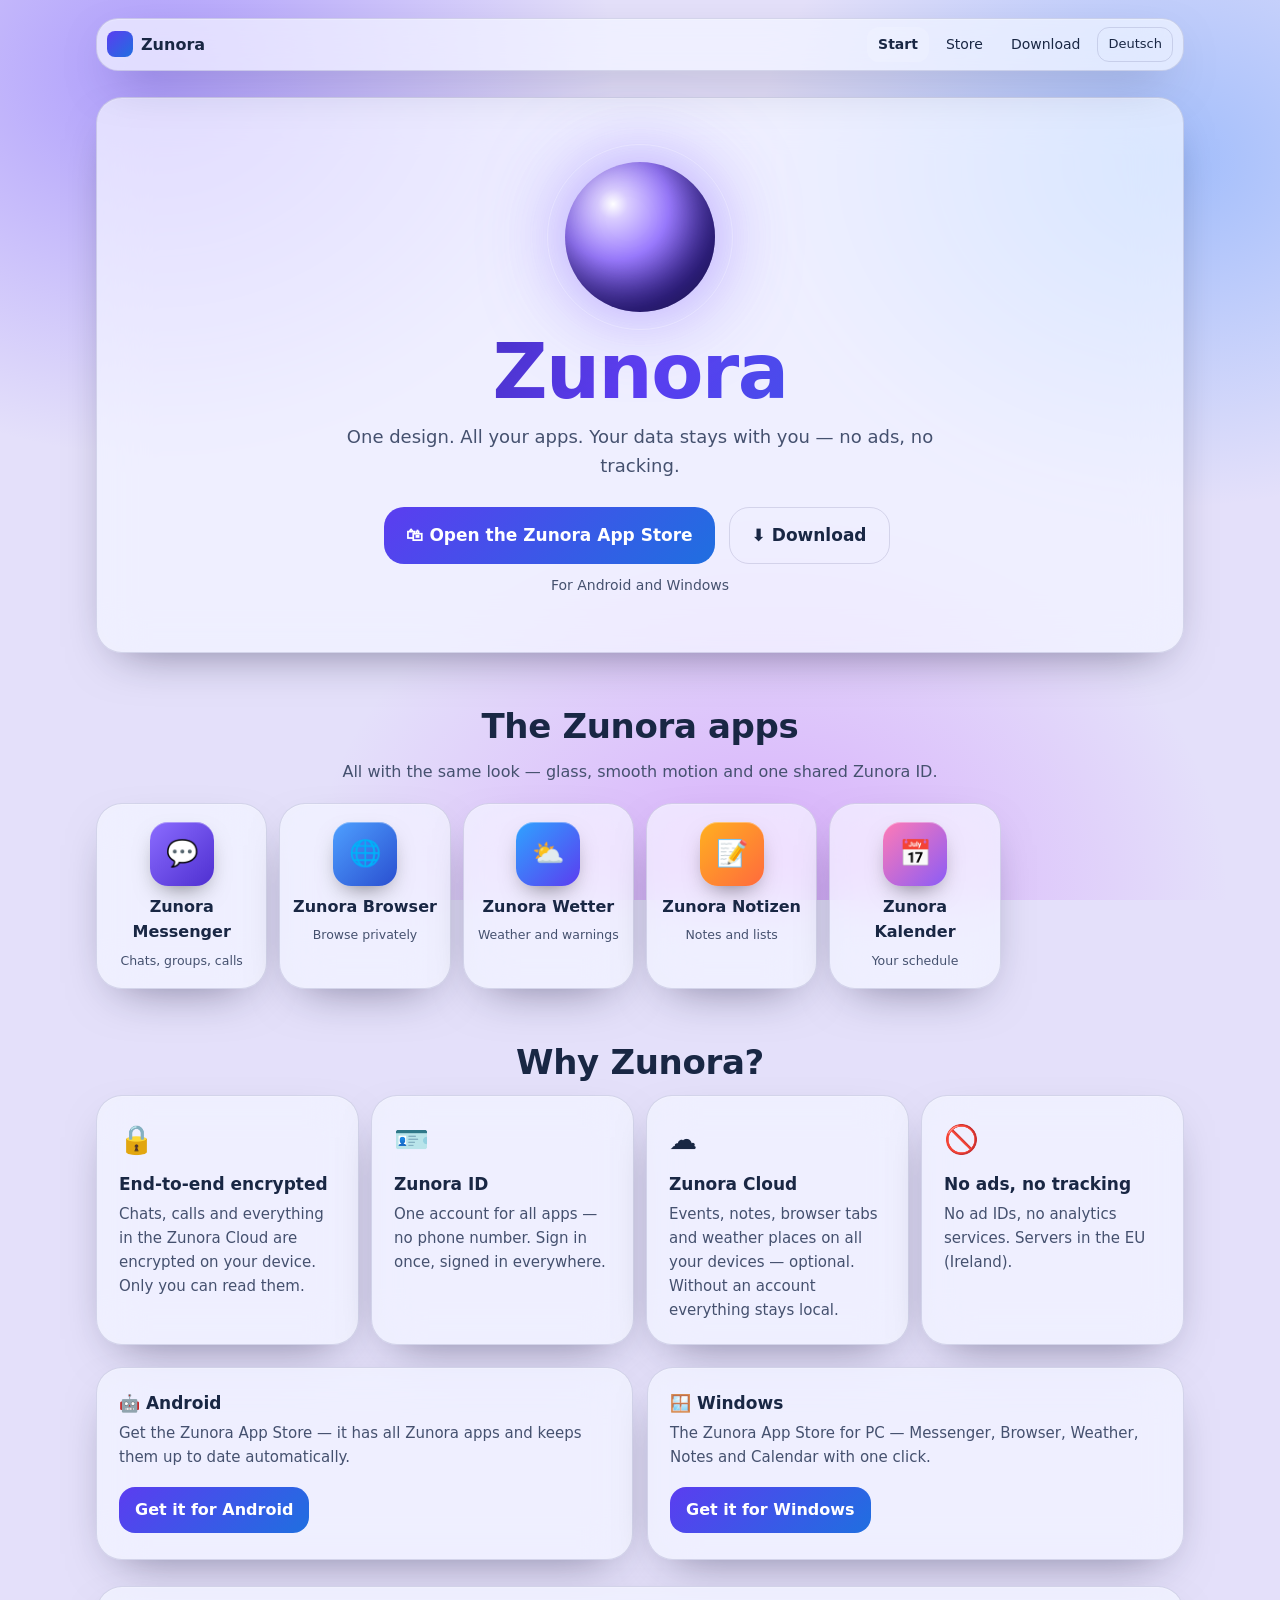
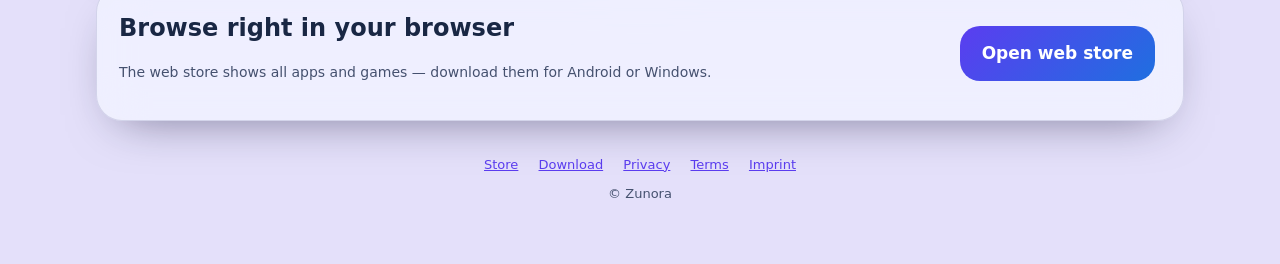
<file: index.html>
<!doctype html>
<html lang="en" data-l="en">
<head>
<meta charset="utf-8">
<meta name="viewport" content="width=device-width, initial-scale=1">
<meta http-equiv="Content-Security-Policy" content="default-src 'self'; script-src 'self'; style-src 'self' 'unsafe-inline'; img-src 'self' data: https://gbthapdqdzkulqaduzgv.supabase.co https://github.com https://objects.githubusercontent.com https://release-assets.githubusercontent.com; connect-src 'self' https://gbthapdqdzkulqaduzgv.supabase.co; frame-src 'none'; object-src 'none'; base-uri 'self'; form-action 'none'">
<meta name="referrer" content="strict-origin-when-cross-origin">
<title>Zunora</title>
<meta name="description" content="Zunora — one design for all your apps: Messenger, Browser, Weather, Notes, Calendar, Files, Photos, Camera and the Zunora App Store. Private by design.">
<link rel="stylesheet" href="style.css">
</head>
<body>
<div class="wrap wide">
  <nav class="top">
    <a class="brand" href="index.html"><i></i>Zunora</a>
    <a class="l on" href="index.html">Start</a>
    <a class="l" href="store.html">Store</a>
    <a class="l" href="download.html">Download</a>
    <button class="lang">Deutsch</button>
  </nav>

  <section class="glass hero big in">
    <div class="orb"></div>
    <h1>Zunora</h1>
    <p lang="de">Ein Design. Alle deine Apps. Deine Daten bleiben bei dir — ohne Werbung, ohne Tracking.</p>
    <p lang="en">One design. All your apps. Your data stays with you — no ads, no tracking.</p>
    <div class="cta">
      <a class="btn big" href="store.html"><span lang="de">🛍 Zum Zunora App Store</span><span lang="en">🛍 Open the Zunora App Store</span></a>
      <a class="btn big ghost" href="download.html"><span lang="de">⬇ Herunterladen</span><span lang="en">⬇ Download</span></a>
    </div>
    <span class="rec" lang="de">Für Android und Windows</span><span class="rec" lang="en">For Android and Windows</span>
  </section>

  <h2 class="section-title"><span lang="de">Die Zunora-Apps</span><span lang="en">The Zunora apps</span></h2>
  <p class="section-sub" lang="de">Alle im gleichen Look — mit Glas, weichen Bewegungen und einer gemeinsamen Zunora ID.</p>
  <p class="section-sub" lang="en">All with the same look — glass, smooth motion and one shared Zunora ID.</p>
  <div class="apps-grid" id="appsLive">
    <a class="glass app-tile" href="store.html#app=messenger"><div class="icon" style="background:linear-gradient(135deg,#8b6cff,#4e2fd0)">💬</div><b>Zunora Messenger</b><small lang="de">Chats, Gruppen, Anrufe</small><small lang="en">Chats, groups, calls</small></a>
    <a class="glass app-tile" href="store.html#app=browser"><div class="icon" style="background:linear-gradient(135deg,#4ea0ff,#2a4fd0)">🌐</div><b>Zunora Browser</b><small lang="de">Privat surfen</small><small lang="en">Browse privately</small></a>
    <a class="glass app-tile" href="store.html#app=weather"><div class="icon" style="background:linear-gradient(135deg,#2fa3ff,#5b3df0)">⛅</div><b>Zunora Wetter</b><small lang="de">Wetter und Warnungen</small><small lang="en">Weather and warnings</small></a>
    <a class="glass app-tile" href="store.html#app=notes"><div class="icon" style="background:linear-gradient(135deg,#ffb020,#ff6a3d)">📝</div><b>Zunora Notizen</b><small lang="de">Notizen und Listen</small><small lang="en">Notes and lists</small></a>
    <a class="glass app-tile" href="store.html#app=calendar"><div class="icon" style="background:linear-gradient(135deg,#ff7ab6,#8b5cf6)">📅</div><b>Zunora Kalender</b><small lang="de">Termine im Blick</small><small lang="en">Your schedule</small></a>
  </div>

  <h2 class="section-title"><span lang="de">Warum Zunora?</span><span lang="en">Why Zunora?</span></h2>
  <div class="features">
    <div class="glass feature in"><span class="em">🔒</span><b lang="de">Ende-zu-Ende verschlüsselt</b><b lang="en">End-to-end encrypted</b>
      <p lang="de">Chats, Anrufe und alles in der Zunora Cloud werden auf deinem Gerät verschlüsselt. Nur du kannst es lesen.</p>
      <p lang="en">Chats, calls and everything in the Zunora Cloud are encrypted on your device. Only you can read them.</p></div>
    <div class="glass feature in" style="animation-delay:.06s"><span class="em">🪪</span><b>Zunora ID</b>
      <p lang="de">Ein Konto für alle Apps — ohne Telefonnummer. Einmal anmelden, überall angemeldet.</p>
      <p lang="en">One account for all apps — no phone number. Sign in once, signed in everywhere.</p></div>
    <div class="glass feature in" style="animation-delay:.12s"><span class="em">☁️</span><b>Zunora Cloud</b>
      <p lang="de">Termine, Notizen, Browser-Tabs und Wetter-Orte auf allen deinen Geräten — freiwillig. Ohne Konto bleibt alles lokal.</p>
      <p lang="en">Events, notes, browser tabs and weather places on all your devices — optional. Without an account everything stays local.</p></div>
    <div class="glass feature in" style="animation-delay:.18s"><span class="em">🚫</span><b lang="de">Keine Werbung, kein Tracking</b><b lang="en">No ads, no tracking</b>
      <p lang="de">Keine Werbe-IDs, keine Analyse-Dienste. Server in der EU (Irland).</p>
      <p lang="en">No ad IDs, no analytics services. Servers in the EU (Ireland).</p></div>
  </div>

  <div class="grid" style="margin-top:22px">
    <div class="glass app in">
      <h3>🤖 Android</h3>
      <p lang="de">Hol dir den Zunora App Store — darin findest du alle Zunora-Apps und sie bleiben automatisch aktuell.</p>
      <p lang="en">Get the Zunora App Store — it has all Zunora apps and keeps them up to date automatically.</p>
      <a class="btn" href="download.html#android"><span lang="de">Für Android laden</span><span lang="en">Get it for Android</span></a>
    </div>
    <div class="glass app in" style="animation-delay:.06s">
      <h3>🪟 Windows</h3>
      <p lang="de">Der Zunora App Store für den PC — Messenger, Browser, Wetter, Notizen und Kalender mit einem Klick.</p>
      <p lang="en">The Zunora App Store for PC — Messenger, Browser, Weather, Notes and Calendar with one click.</p>
      <a class="btn" href="download.html#windows"><span lang="de">Für Windows laden</span><span lang="en">Get it for Windows</span></a>
    </div>
  </div>

  <section class="glass band in">
    <div><h2 lang="de">Direkt im Browser stöbern</h2><h2 lang="en">Browse right in your browser</h2>
      <p class="muted" lang="de">Im Web-Store siehst du alle Apps und Spiele und lädst sie für Android oder Windows herunter.</p>
      <p class="muted" lang="en">The web store shows all apps and games — download them for Android or Windows.</p></div>
    <a class="btn big" href="store.html"><span lang="de">Web-Store öffnen</span><span lang="en">Open web store</span></a>
  </section>

  <footer>
    <a href="store.html">Store</a>
    <a href="download.html">Download</a>
    <a href="datenschutz.html"><span lang="de">Datenschutz</span><span lang="en">Privacy</span></a>
    <a href="regeln.html"><span lang="de">Nutzungsregeln</span><span lang="en">Terms</span></a>
    <a href="impressum.html"><span lang="de">Impressum</span><span lang="en">Imprint</span></a>
    <div style="margin-top:8px">© Zunora</div>
  </footer>
</div>
<script src="site.js"></script>
<script src="catalog.js"></script>
</body>
</html>
</file>
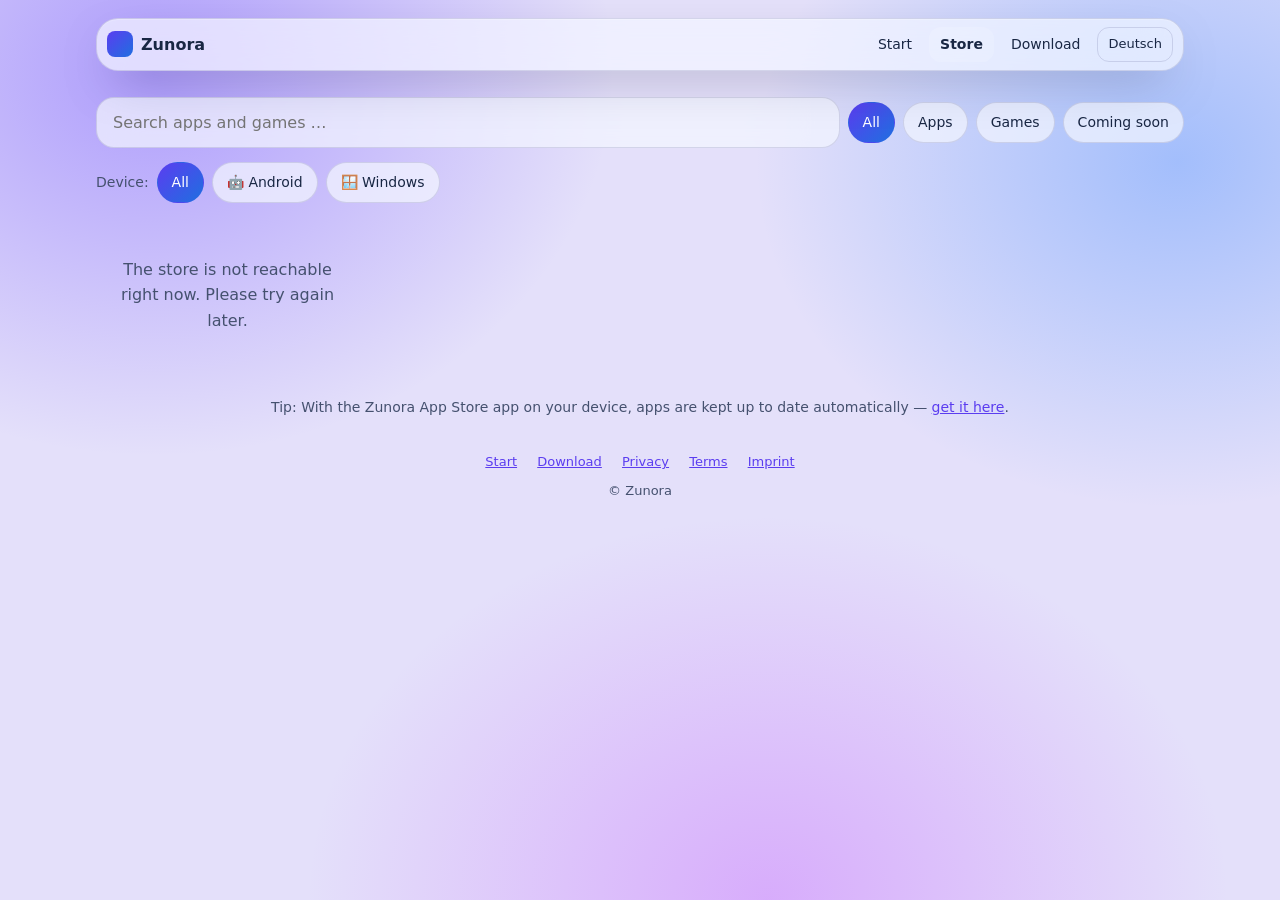
<file: app/index.html>
<!doctype html><meta charset="utf-8"><meta name="robots" content="noindex"><title>Zunora</title>
<script>try{navigator.serviceWorker&&navigator.serviceWorker.getRegistrations().then(function(r){r.forEach(function(x){x.unregister()})})}catch(e){}location.replace('../store.html')</script>
</file>
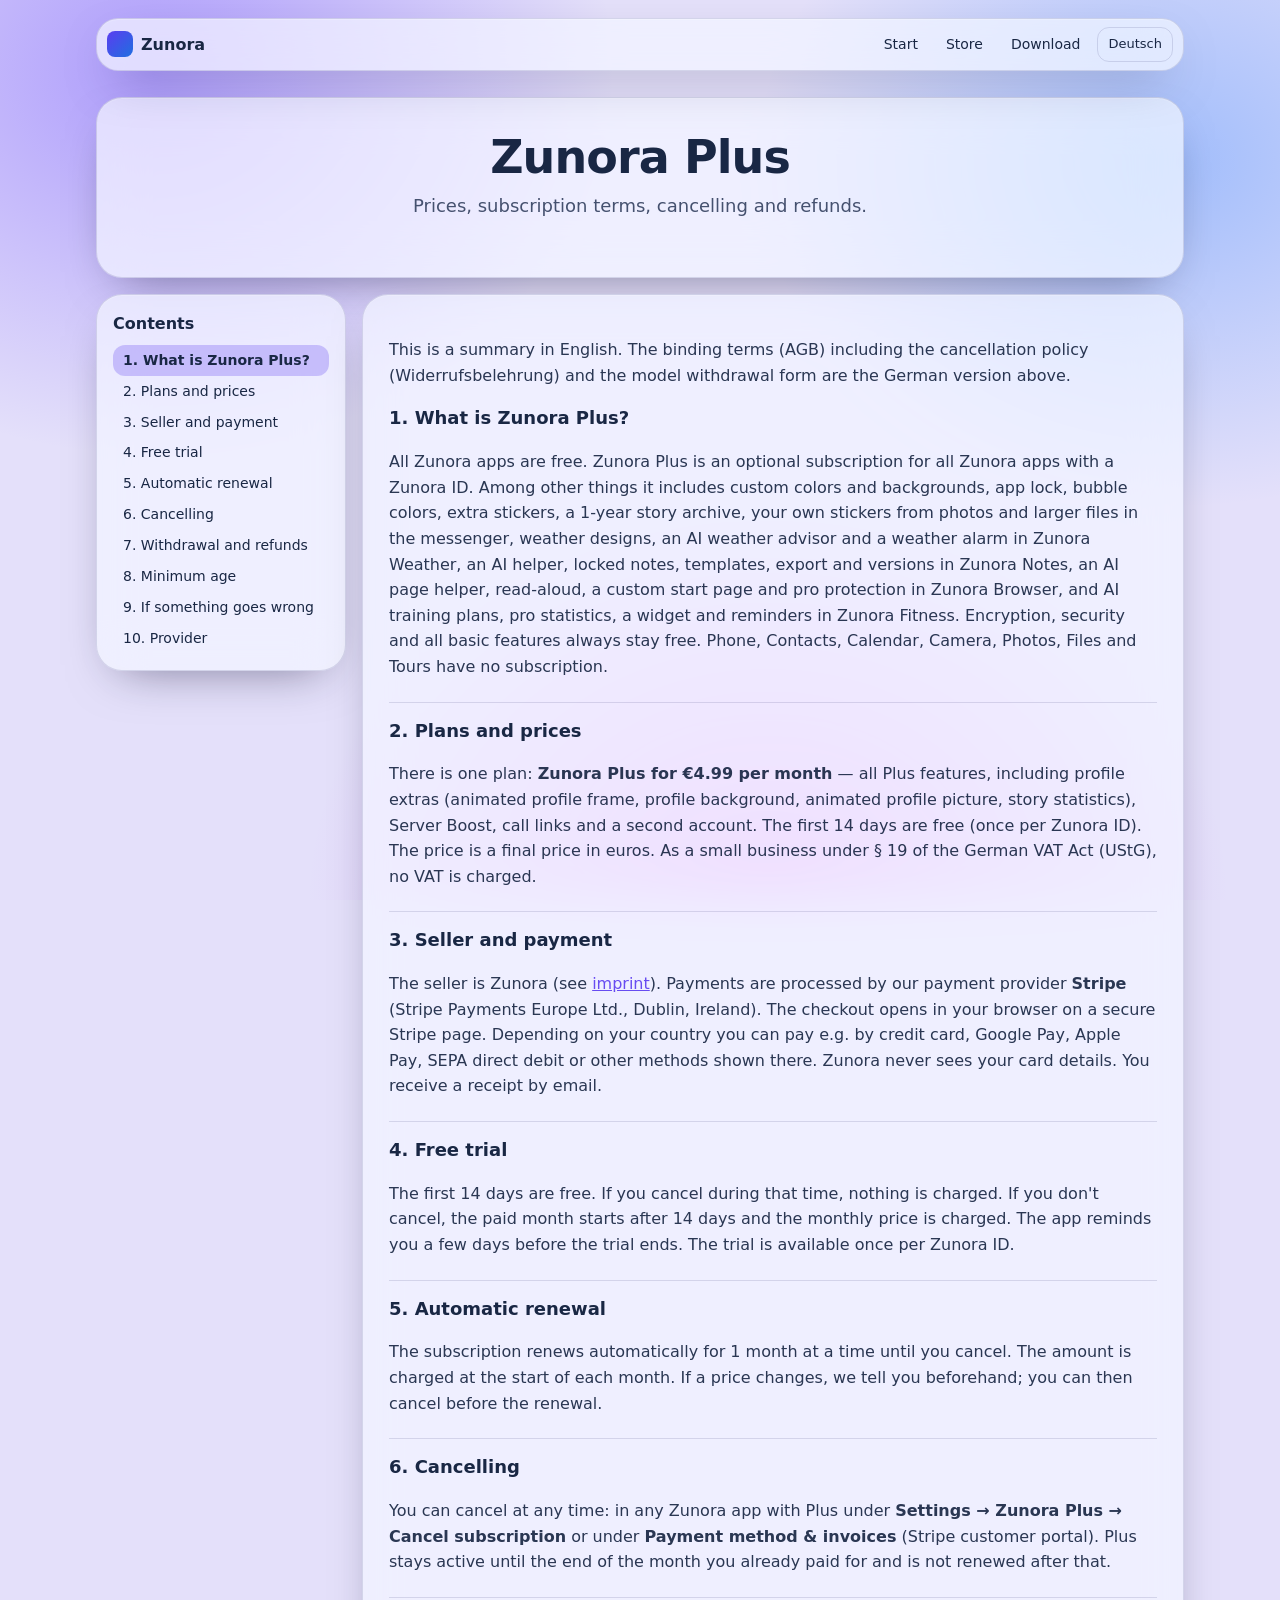
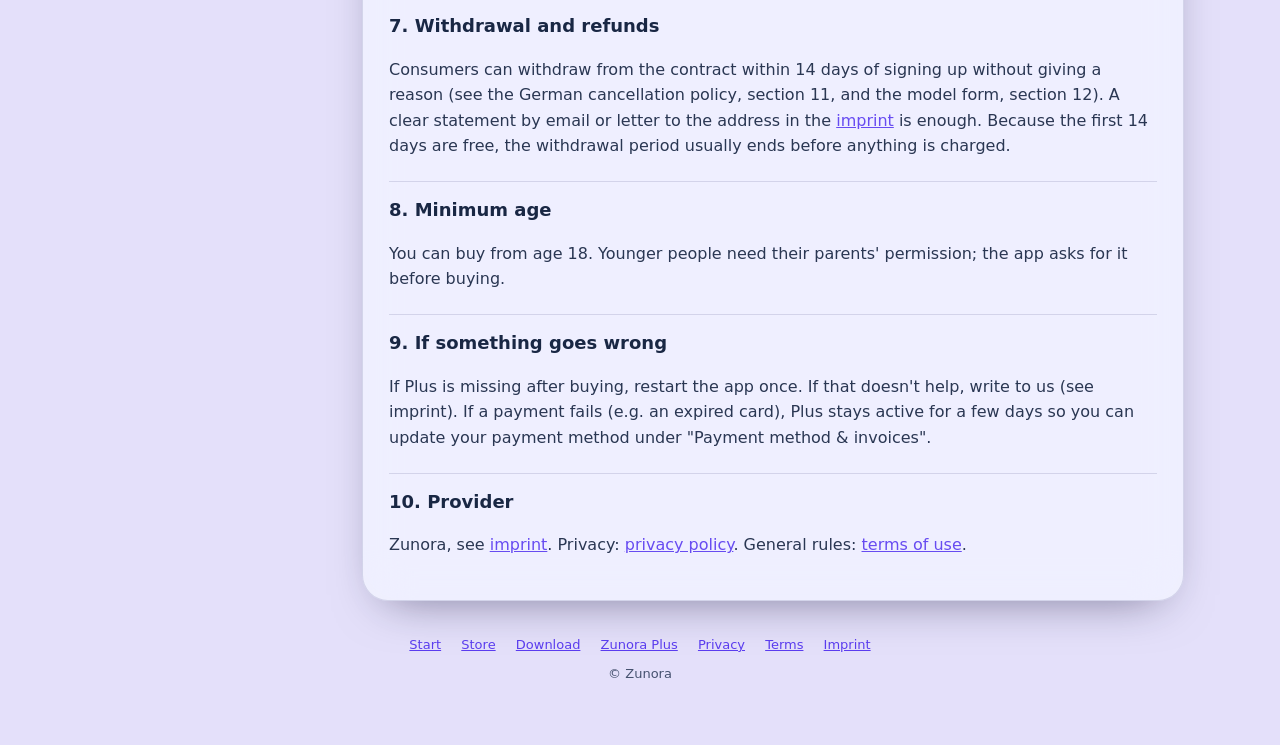
<file: abo.html>
<!doctype html>
<html lang="en" data-l="en">
<head>
<meta charset="utf-8">
<meta name="viewport" content="width=device-width, initial-scale=1">
<title>Zunora · Zunora Plus</title>
<meta http-equiv="Content-Security-Policy" content="default-src 'self'; script-src 'self'; style-src 'self' 'unsafe-inline'; img-src 'self' data:; connect-src 'self'; frame-src 'none'; object-src 'none'; base-uri 'self'; form-action 'none'">
<meta name="referrer" content="strict-origin-when-cross-origin">
<link rel="stylesheet" href="style.css">
</head>
<body>
<div class="wrap wide">
  <nav class="top">
    <a class="brand" href="index.html"><i></i>Zunora</a>
    <a class="l" href="index.html">Start</a>
    <a class="l" href="store.html">Store</a>
    <a class="l" href="download.html">Download</a>
    <button class="lang">Deutsch</button>
  </nav>
  <section class="glass hero in legal-hero"><h1>Zunora Plus</h1><p lang="de">Preis, AGB, Widerrufsbelehrung und Kündigen.</p><p lang="en">Prices, subscription terms, cancelling and refunds.</p></section>
  <div class="legal-grid">
    <aside class="glass toc" data-toc></aside>
    <div class="legal-main">
  <article class="glass legal in" lang="de">
    <h1>Zunora Plus — Allgemeine Geschäftsbedingungen</h1>
    <p><b>Kurz:</b> Zunora Plus kostet <b>4,99 € im Monat</b>, die ersten 14 Tage sind kostenlos (einmal pro Zunora ID). Monatlich kündbar — in jeder Zunora-App unter Einstellungen → Zunora Plus. Gemäß § 19 UStG keine Umsatzsteuer. Es gibt nur dieses eine Angebot.</p>
    <h3>1. Geltungsbereich und Anbieter</h3>
    <p>Diese Allgemeinen Geschäftsbedingungen (AGB) gelten für alle Verträge über das kostenpflichtige Abo „Zunora Plus“ zwischen dir und dem Anbieter: Zunora (Anbieter, Anschrift und E-Mail siehe <a href="impressum.html">Impressum</a>). Die meisten Zunora-Apps und ihre Grundfunktionen sind kostenlos. Diese AGB gelten für Zunora Plus und — nach Abschnitt 11a — für den Kauf einzelner kostenpflichtiger Apps im Zunora App Store. Für die Nutzung der Apps selbst gelten zusätzlich die Nutzungsregeln. Abweichende Bedingungen von dir gelten nicht.</p>
    <h3>2. Was Zunora Plus ist</h3>
    <p>Zunora Plus ist ein Monats-Abo, das zusätzliche Funktionen in den Zunora-Apps freischaltet, die mit deiner Zunora ID angemeldet sind (z. B. eigene Farben, Hintergründe und Themen, App-Sperre, Profil-Extras, Server-Boost, Anruf-Links, Zweitkonto, größere Dateien, mehr Sticker sowie Plus-Funktionen in Zunora Wetter, Notizen, Browser und Fitness). Die aktuelle, vollständige Liste steht vor dem Kauf in jeder App unter „Zunora Plus“ und auf der Seite zunoraos.github.io/zunora-ai/abo.html. Es gibt nur ein Angebot: Zunora Plus für 4,99 € im Monat. Verschlüsselung, Sicherheit und alle Grundfunktionen gehören nie zu Plus — sie bleiben immer kostenlos.</p>
    <h3>3. Vertragsschluss</h3>
    <p>Die Darstellung von Zunora Plus in den Apps ist noch kein bindendes Angebot. Du wählst in der App „Zunora Plus“ und tippst auf „Kostenlos testen“ bzw. „Plus holen“. Dann öffnet sich die sichere Bezahlseite unseres Zahlungsdienstleisters Stripe im Browser. Dort gibst du deine Zahlungsdaten ein, kannst alle Angaben prüfen und korrigieren und bestätigst die AGB. Mit dem Klick auf den Knopf zum zahlungspflichtigen Abschließen des Abos gibst du ein verbindliches Angebot ab; der Vertrag kommt zustande, sobald Stripe die Zahlung bzw. den Beginn der Probezeit bestätigt und Plus in deinem Konto freigeschaltet wird. Eine Bestätigung bekommst du per E-Mail von Stripe. Vertragssprache ist Deutsch. Den Vertragstext speichern wir nicht gesondert für dich; diese AGB kannst du jederzeit in der App und auf unserer Webseite abrufen und speichern. Kaufen dürfen volljährige Personen; Minderjährige brauchen die Zustimmung ihrer Eltern.</p>
    <h3>4. Preis und Zahlung</h3>
    <p>Zunora Plus kostet 4,99 € im Monat. Das ist ein Endpreis. Gemäß § 19 UStG (Kleinunternehmerregelung) wird keine Umsatzsteuer berechnet und ausgewiesen. Der Betrag wird zu Beginn jedes Abo-Monats im Voraus über Stripe abgebucht. Je nach Land stehen z. B. Kreditkarte, Google Pay, Apple Pay, SEPA-Lastschrift oder weitere bei Stripe angezeigte Zahlarten zur Verfügung. Klappt eine Abbuchung nicht (z. B. abgelaufene Karte), bleibt Plus noch einige Tage aktiv, damit du die Zahlart unter „Zahlart &amp; Rechnungen“ ändern kannst; danach endet Plus, bis die Zahlung nachgeholt ist.</p>
    <h3>5. Kostenlose Probezeit</h3>
    <p>Wer Zunora Plus zum ersten Mal abschließt, bekommt die ersten 14 Tage kostenlos (einmal pro Zunora ID). Kündigst du in der Probezeit, wird nichts abgebucht. Kündigst du nicht, beginnt nach 14 Tagen automatisch der bezahlte Monat. Die App erinnert dich einige Tage vor dem Ende der Probezeit.</p>
    <h3>6. Laufzeit, Verlängerung und Kündigung</h3>
    <p>Das Abo läuft jeweils einen Monat und verlängert sich automatisch um einen weiteren Monat, wenn du nicht kündigst. Du kannst jederzeit zum Ende des laufenden Abo-Monats kündigen: in jeder Zunora-App unter Einstellungen → Zunora Plus → „Abo kündigen“ (Kündigungsbutton), im Kundenbereich von Stripe („Zahlart &amp; Rechnungen“) oder per E-Mail an uns. Plus bleibt bis zum Ende des bereits bezahlten Monats aktiv. Das Recht beider Seiten zur außerordentlichen Kündigung aus wichtigem Grund bleibt unberührt; ein wichtiger Grund für uns ist insbesondere ein schwerer Verstoß gegen die Nutzungsregeln. Kündigen wir aus wichtigem Grund, erstatten wir bereits bezahlte, aber nicht mehr genutzte Zeit anteilig, soweit das Gesetz es verlangt.</p>
    <h3>7. Preisänderungen</h3>
    <p>Wir erhöhen den Preis für ein laufendes Abo nur mit deiner Zustimmung. Wir informieren dich spätestens 30 Tage vorher in der App und per E-Mail über Stripe. Stimmst du nicht zu, läuft dein Abo zum alten Preis bis zum Ende des laufenden Monats weiter und endet dann; beide Seiten können in diesem Fall zum Ende des Monats kündigen. Preissenkungen geben wir automatisch weiter.</p>
    <h3>8. Änderungen an Plus-Funktionen</h3>
    <p>Wir entwickeln Zunora Plus weiter. Wir dürfen Plus-Funktionen ändern, wenn es dafür einen triftigen Grund gibt (z. B. neue Technik, Sicherheit, geänderte Gesetze oder Dienste Dritter, die wegfallen), dir dadurch keine zusätzlichen Kosten entstehen und wir dich klar und verständlich informieren. Beeinträchtigt eine Änderung deinen Zugang zu Plus oder die Nutzbarkeit mehr als nur unerheblich, informieren wir dich rechtzeitig vorher auf einem dauerhaften Datenträger (z. B. E-Mail); du kannst den Vertrag dann innerhalb von 30 Tagen nach der Information oder der Änderung kostenlos beenden und bekommst bereits bezahlte Beträge für die Zeit danach anteilig zurück (§ 327r BGB).</p>
    <h3>9. Verfügbarkeit und Mängel</h3>
    <p>Wir bemühen uns, Zunora Plus jederzeit bereitzustellen. Kurze Unterbrechungen (z. B. Wartung, Updates, Störungen bei Dienstleistern wie Supabase, GitHub oder Stripe) können vorkommen. Ist Plus mangelhaft, hast du die gesetzlichen Rechte für digitale Produkte (§§ 327 ff. BGB): Wir beheben den Mangel; gelingt das nicht, kannst du den Preis mindern oder den Vertrag beenden. Melde Fehler bitte über die App (Hilfe → Fehler melden) oder per E-Mail.</p>
    <h3>10. Haftung</h3>
    <p>Wir haften unbeschränkt bei Vorsatz und grober Fahrlässigkeit, bei Verletzung von Leben, Körper oder Gesundheit, nach dem Produkthaftungsgesetz und soweit wir eine Garantie übernommen haben. Bei leichter Fahrlässigkeit haften wir nur bei Verletzung einer wesentlichen Vertragspflicht (einer Pflicht, deren Erfüllung den Vertrag erst möglich macht und auf die du vertrauen darfst), begrenzt auf den bei Vertragsschluss vorhersehbaren, typischen Schaden. Im Übrigen ist die Haftung ausgeschlossen. Für den Verlust von Daten haften wir nur, soweit er durch übliche Datensicherung nicht vermeidbar gewesen wäre.</p>
    <h3>11a. Kostenpflichtige Apps im Zunora App Store (Einmalkauf)</h3>
    <p>Einzelne Apps im Zunora App Store kosten einmalig Geld; der Preis steht im Store beim Kauf-Knopf. Mit Zunora Plus kann ein Rabatt gelten, der beim Kauf angezeigt wird. Der Vertrag kommt zustande, wenn du im Store „Zur Kasse“ wählst, auf der Bezahlseite von Stripe die AGB bestätigst und auf den Bezahl-Knopf tippst. Gemäß § 19 UStG wird keine Umsatzsteuer berechnet. Mit dem Kauf erhältst du ein einfaches, nicht übertragbares Recht, die App mit deiner Zunora ID auf deinen eigenen Geräten zu nutzen — einschließlich aller künftigen Updates dieser App, solange wir sie anbieten. Weitergeben, Verkaufen oder Veröffentlichen der App-Datei ist nicht erlaubt. Gekaufte Apps kannst du jederzeit erneut laden, auch auf einem neuen Gerät, solange du mit derselben Zunora ID angemeldet bist.</p>
    <p>Widerrufsrecht bei Apps: Eine App ist ein digitaler Inhalt, der nicht auf einem körperlichen Datenträger geliefert wird. An der Kasse verlangst du ausdrücklich, dass wir sofort — also vor Ablauf der Widerrufsfrist — mit der Bereitstellung beginnen, und bestätigst, dass dir bekannt ist, dass du dadurch dein Widerrufsrecht verlierst (§ 356 Abs. 5 BGB). Ohne diese Zustimmung ist ein Kauf nicht möglich. Deine gesetzlichen Rechte bei Mängeln (Gewährleistung) bleiben davon unberührt: Funktioniert eine gekaufte App nicht wie beschrieben, schreib uns — wir beheben das oder erstatten den Kaufpreis.</p>
    <h3>11. Widerrufsbelehrung</h3>
    <p>Verbraucher haben ein vierzehntägiges Widerrufsrecht.</p>
    <p>Widerrufsrecht: Sie haben das Recht, binnen vierzehn Tagen ohne Angabe von Gründen diesen Vertrag zu widerrufen. Die Widerrufsfrist beträgt vierzehn Tage ab dem Tag des Vertragsabschlusses. Um Ihr Widerrufsrecht auszuüben, müssen Sie uns (Zunora (Anbieter, Anschrift und E-Mail siehe <a href="impressum.html">Impressum</a>)) mittels einer eindeutigen Erklärung (z. B. ein mit der Post versandter Brief oder eine E-Mail) über Ihren Entschluss, diesen Vertrag zu widerrufen, informieren. Sie können dafür das unten stehende Muster-Widerrufsformular verwenden, das jedoch nicht vorgeschrieben ist. Zur Wahrung der Widerrufsfrist reicht es aus, dass Sie die Mitteilung über die Ausübung des Widerrufsrechts vor Ablauf der Widerrufsfrist absenden.</p>
    <p>Folgen des Widerrufs: Wenn Sie diesen Vertrag widerrufen, haben wir Ihnen alle Zahlungen, die wir von Ihnen erhalten haben, unverzüglich und spätestens binnen vierzehn Tagen ab dem Tag zurückzuzahlen, an dem die Mitteilung über Ihren Widerruf dieses Vertrags bei uns eingegangen ist. Für diese Rückzahlung verwenden wir dasselbe Zahlungsmittel, das Sie bei der ursprünglichen Transaktion eingesetzt haben, es sei denn, mit Ihnen wurde ausdrücklich etwas anderes vereinbart; in keinem Fall werden Ihnen wegen dieser Rückzahlung Entgelte berechnet. Haben Sie verlangt, dass die Dienstleistungen während der Widerrufsfrist beginnen sollen, so haben Sie uns einen angemessenen Betrag zu zahlen, der dem Anteil der bis zu dem Zeitpunkt, zu dem Sie uns von der Ausübung des Widerrufsrechts hinsichtlich dieses Vertrags unterrichten, bereits erbrachten Dienstleistungen im Vergleich zum Gesamtumfang der im Vertrag vorgesehenen Dienstleistungen entspricht.</p>
    <p>Hinweis: Diese Widerrufsbelehrung gilt für Zunora Plus. Weil die ersten 14 Tage kostenlos sind, endet die Widerrufsfrist in der Regel, bevor überhaupt etwas abgebucht wird. Kündigen in der Probezeit ist jederzeit möglich und kostet nichts. Zum Widerrufsrecht beim Kauf einzelner Apps siehe Abschnitt 11a.</p>
    <h3>12. Muster-Widerrufsformular</h3>
    <p>(Wenn Sie den Vertrag widerrufen wollen, dann füllen Sie bitte dieses Formular aus und senden Sie es zurück.)</p>
    <p>An: Zunora (Anbieter, Anschrift und E-Mail siehe <a href="impressum.html">Impressum</a>)</p>
    <p>Hiermit widerrufe(n) ich/wir (*) den von mir/uns (*) abgeschlossenen Vertrag über die Erbringung der folgenden Dienstleistung: Zunora Plus (Monats-Abo)<br>
      Bestellt am (*) / erhalten am (*):<br>
      Name des/der Verbraucher(s):<br>
      Nutzername der Zunora ID:<br>
      Anschrift des/der Verbraucher(s):<br>
      Unterschrift des/der Verbraucher(s) (nur bei Mitteilung auf Papier):<br>
      Datum:</p>
    <p>(*) Unzutreffendes streichen.</p>
    <h3>13. Streitbeilegung und Schlussbestimmungen</h3>
    <p>Wir sind nicht verpflichtet und nicht bereit, an einem Streitbeilegungsverfahren vor einer Verbraucherschlichtungsstelle teilzunehmen. Es gilt das Recht der Bundesrepublik Deutschland unter Ausschluss des UN-Kaufrechts; zwingende Verbraucherschutzvorschriften des Landes, in dem du deinen gewöhnlichen Aufenthalt hast, bleiben unberührt. Sollte eine Bestimmung dieser AGB unwirksam sein, bleibt der Vertrag im Übrigen wirksam.</p>
  </article>
  <article class="glass legal in" lang="en">
    <h1>Zunora Plus — Prices and subscription terms</h1>
    <p class="small">This is a summary in English. The binding terms (AGB) including the cancellation policy (Widerrufsbelehrung) and the model withdrawal form are the German version above.</p>
    <h3>1. What is Zunora Plus?</h3>
    <p>All Zunora apps are free. Zunora Plus is an optional subscription for all Zunora apps with a Zunora ID. Among other things it includes custom colors and backgrounds, app lock, bubble colors, extra stickers, a 1-year story archive, your own stickers from photos and larger files in the messenger, weather designs, an AI weather advisor and a weather alarm in Zunora Weather, an AI helper, locked notes, templates, export and versions in Zunora Notes, an AI page helper, read-aloud, a custom start page and pro protection in Zunora Browser, and AI training plans, pro statistics, a widget and reminders in Zunora Fitness. Encryption, security and all basic features always stay free. Phone, Contacts, Calendar, Camera, Photos, Files and Tours have no subscription.</p>
    <h3>2. Plans and prices</h3>
    <p>There is one plan: <b>Zunora Plus for €4.99 per month</b> — all Plus features, including profile extras (animated profile frame, profile background, animated profile picture, story statistics), Server Boost, call links and a second account. The first 14 days are free (once per Zunora ID). The price is a final price in euros. As a small business under § 19 of the German VAT Act (UStG), no VAT is charged.</p>
    <h3>3. Seller and payment</h3>
    <p>The seller is Zunora (see <a href="impressum.html">imprint</a>). Payments are processed by our payment provider <b>Stripe</b> (Stripe Payments Europe Ltd., Dublin, Ireland). The checkout opens in your browser on a secure Stripe page. Depending on your country you can pay e.g. by credit card, Google Pay, Apple Pay, SEPA direct debit or other methods shown there. Zunora never sees your card details. You receive a receipt by email.</p>
    <h3>4. Free trial</h3>
    <p>The first 14 days are free. If you cancel during that time, nothing is charged. If you don't cancel, the paid month starts after 14 days and the monthly price is charged. The app reminds you a few days before the trial ends. The trial is available once per Zunora ID.</p>
    <h3>5. Automatic renewal</h3>
    <p>The subscription renews automatically for 1 month at a time until you cancel. The amount is charged at the start of each month. If a price changes, we tell you beforehand; you can then cancel before the renewal.</p>
    <h3>6. Cancelling</h3>
    <p>You can cancel at any time: in any Zunora app with Plus under <b>Settings → Zunora Plus → Cancel subscription</b> or under <b>Payment method &amp; invoices</b> (Stripe customer portal). Plus stays active until the end of the month you already paid for and is not renewed after that.</p>
    <h3>7. Withdrawal and refunds</h3>
    <p>Consumers can withdraw from the contract within 14 days of signing up without giving a reason (see the German cancellation policy, section 11, and the model form, section 12). A clear statement by email or letter to the address in the <a href="impressum.html">imprint</a> is enough. Because the first 14 days are free, the withdrawal period usually ends before anything is charged.</p>
    <h3>8. Minimum age</h3>
    <p>You can buy from age 18. Younger people need their parents' permission; the app asks for it before buying.</p>
    <h3>9. If something goes wrong</h3>
    <p>If Plus is missing after buying, restart the app once. If that doesn't help, write to us (see imprint). If a payment fails (e.g. an expired card), Plus stays active for a few days so you can update your payment method under "Payment method &amp; invoices".</p>
    <h3>10. Provider</h3>
    <p>Zunora, see <a href="impressum.html">imprint</a>. Privacy: <a href="datenschutz.html">privacy policy</a>. General rules: <a href="regeln.html">terms of use</a>.</p>
  </article>
    </div>
  </div>
  <footer>
    <a href="index.html">Start</a>
    <a href="store.html">Store</a>
    <a href="download.html">Download</a>
    <a href="abo.html">Zunora Plus</a>
    <a href="datenschutz.html"><span lang="de">Datenschutz</span><span lang="en">Privacy</span></a>
    <a href="regeln.html"><span lang="de">Nutzungsregeln</span><span lang="en">Terms</span></a>
    <a href="impressum.html"><span lang="de">Impressum</span><span lang="en">Imprint</span></a>
    <div style="margin-top:8px">© Zunora</div>
  </footer>
</div>
<script src="site.js"></script>
</body>
</html>
</file>
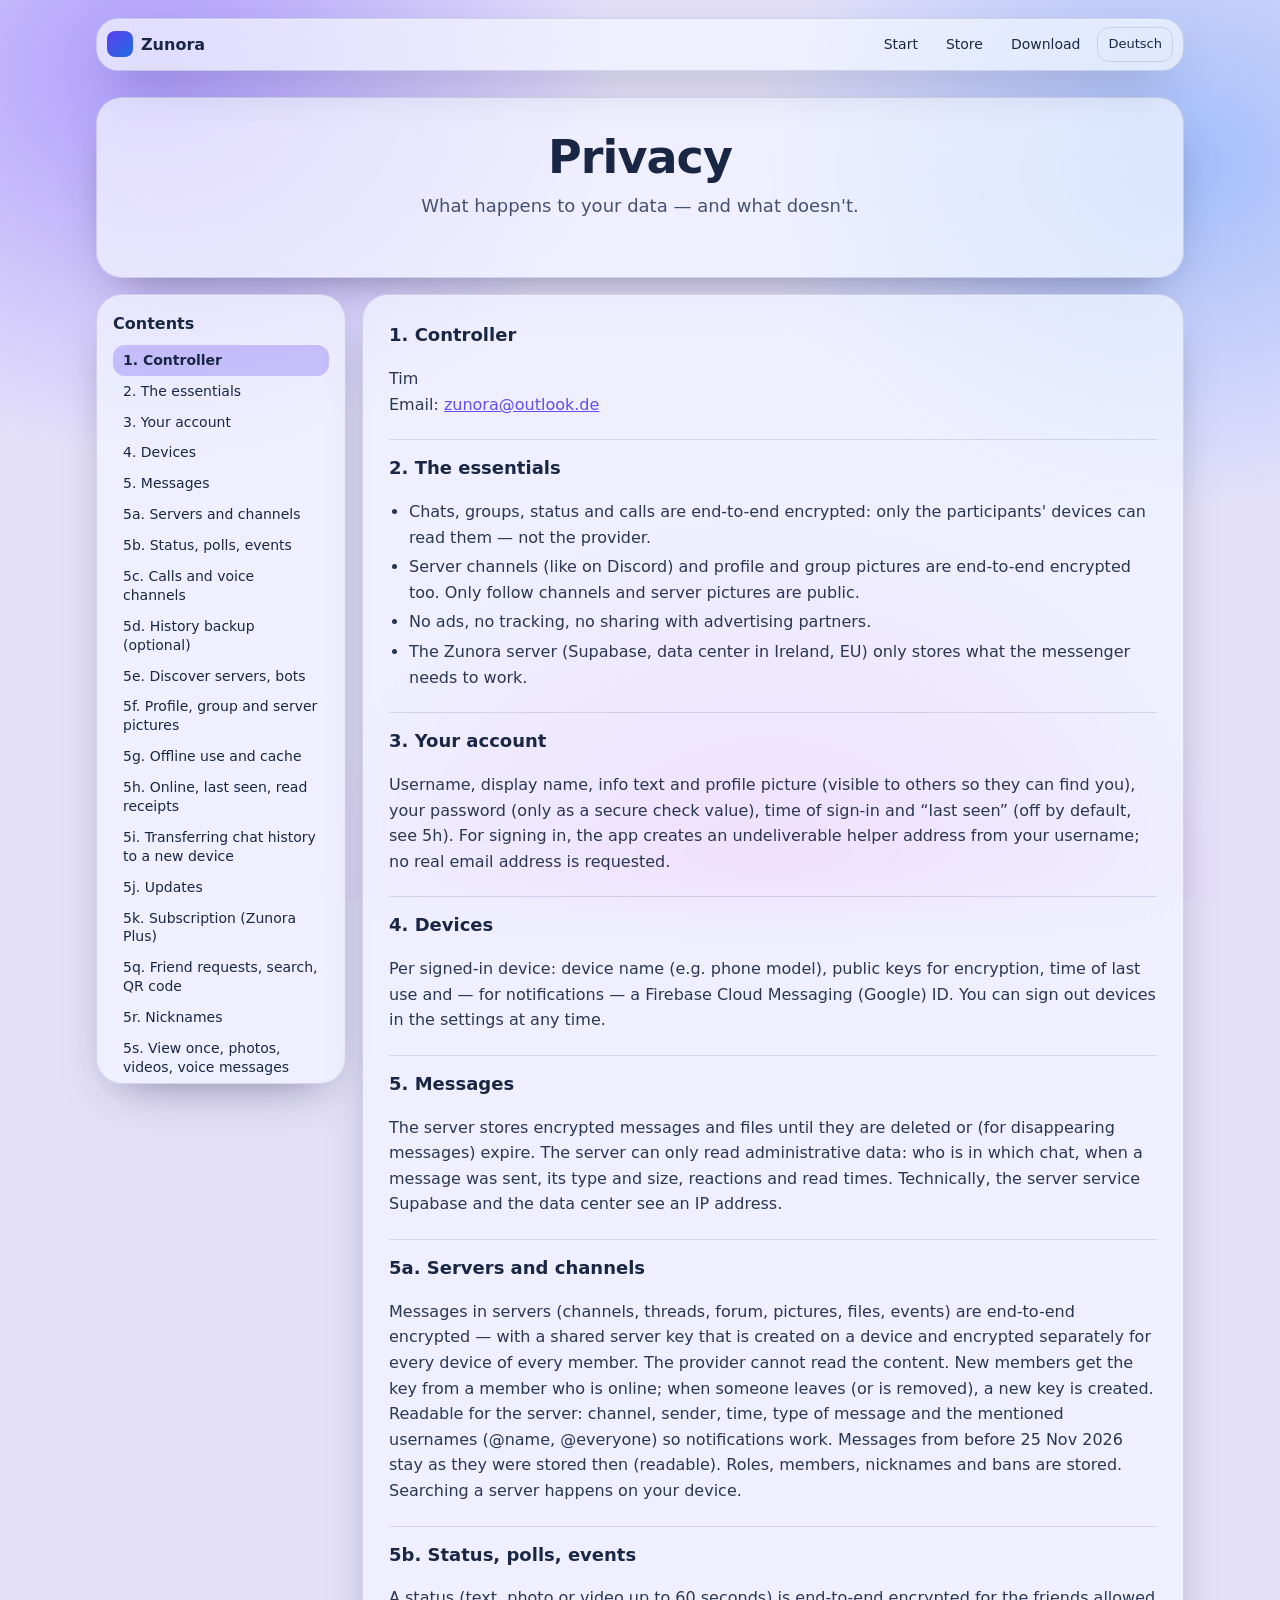
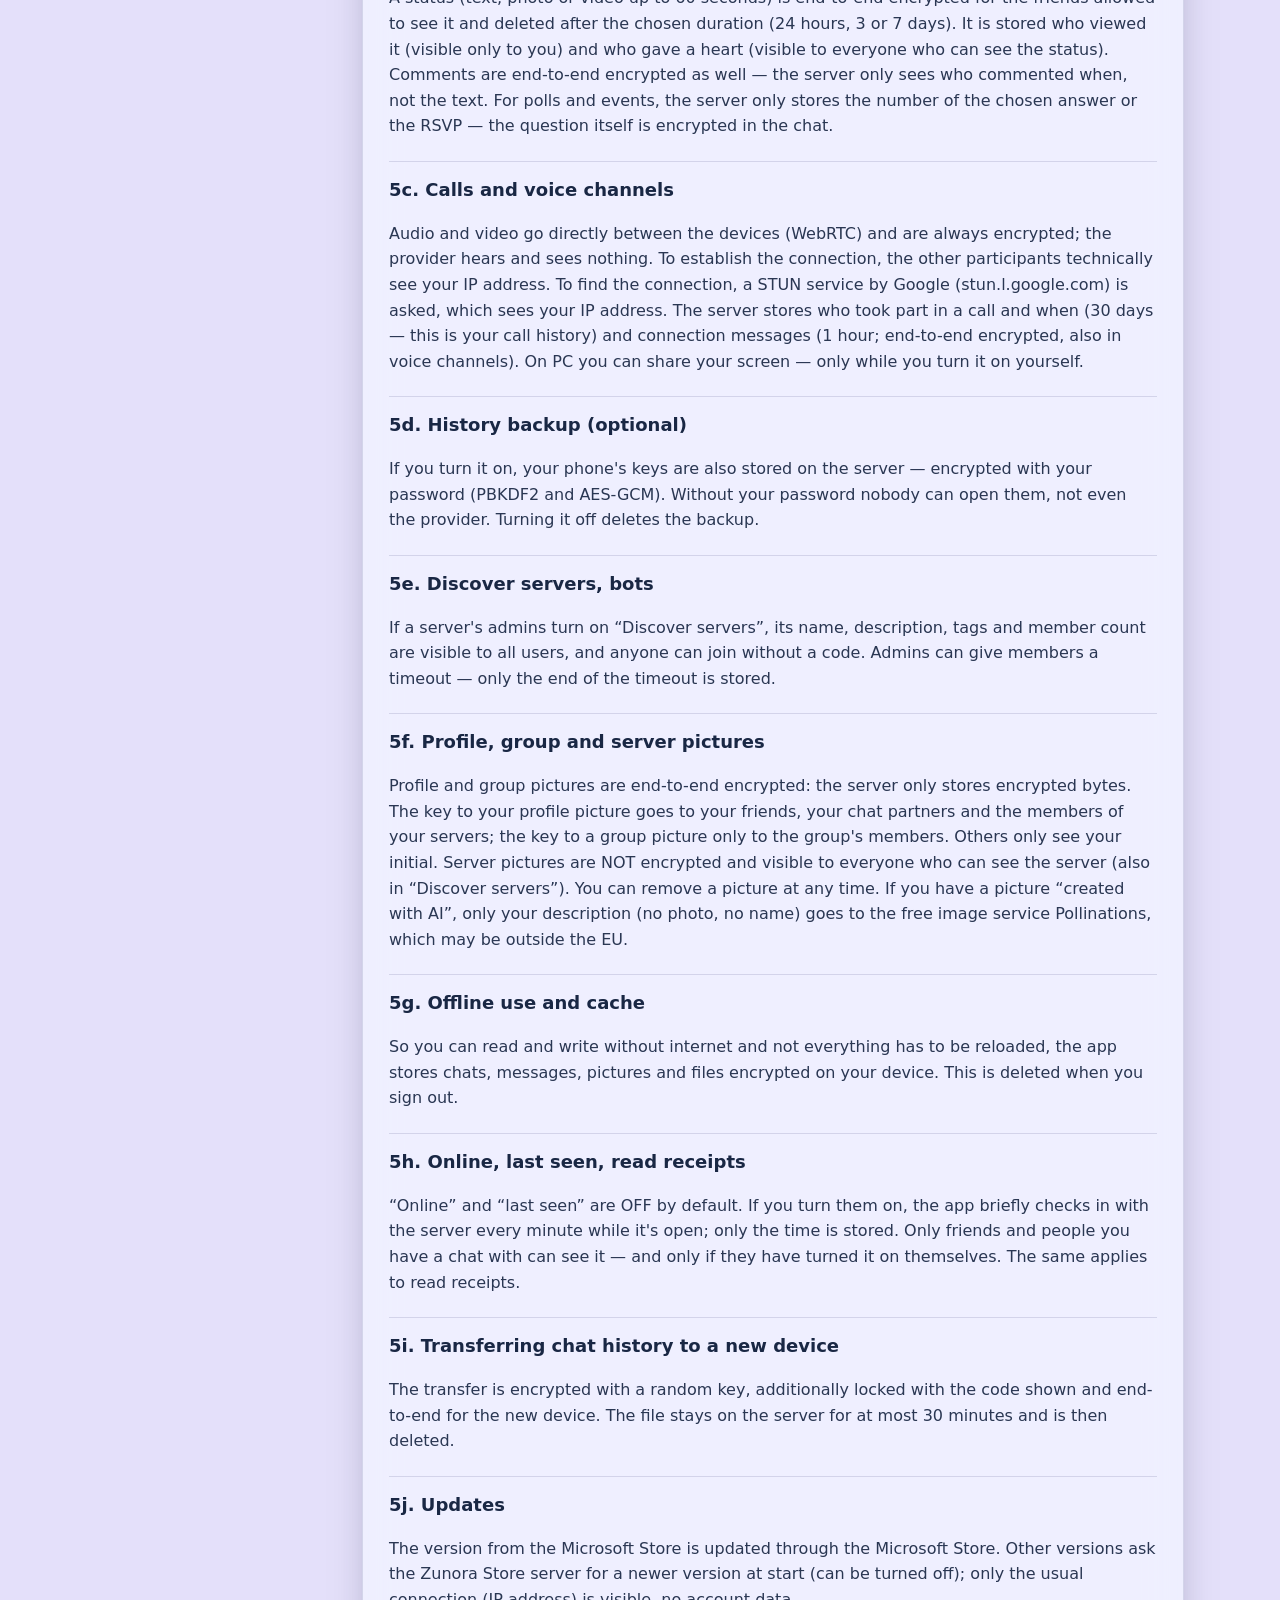
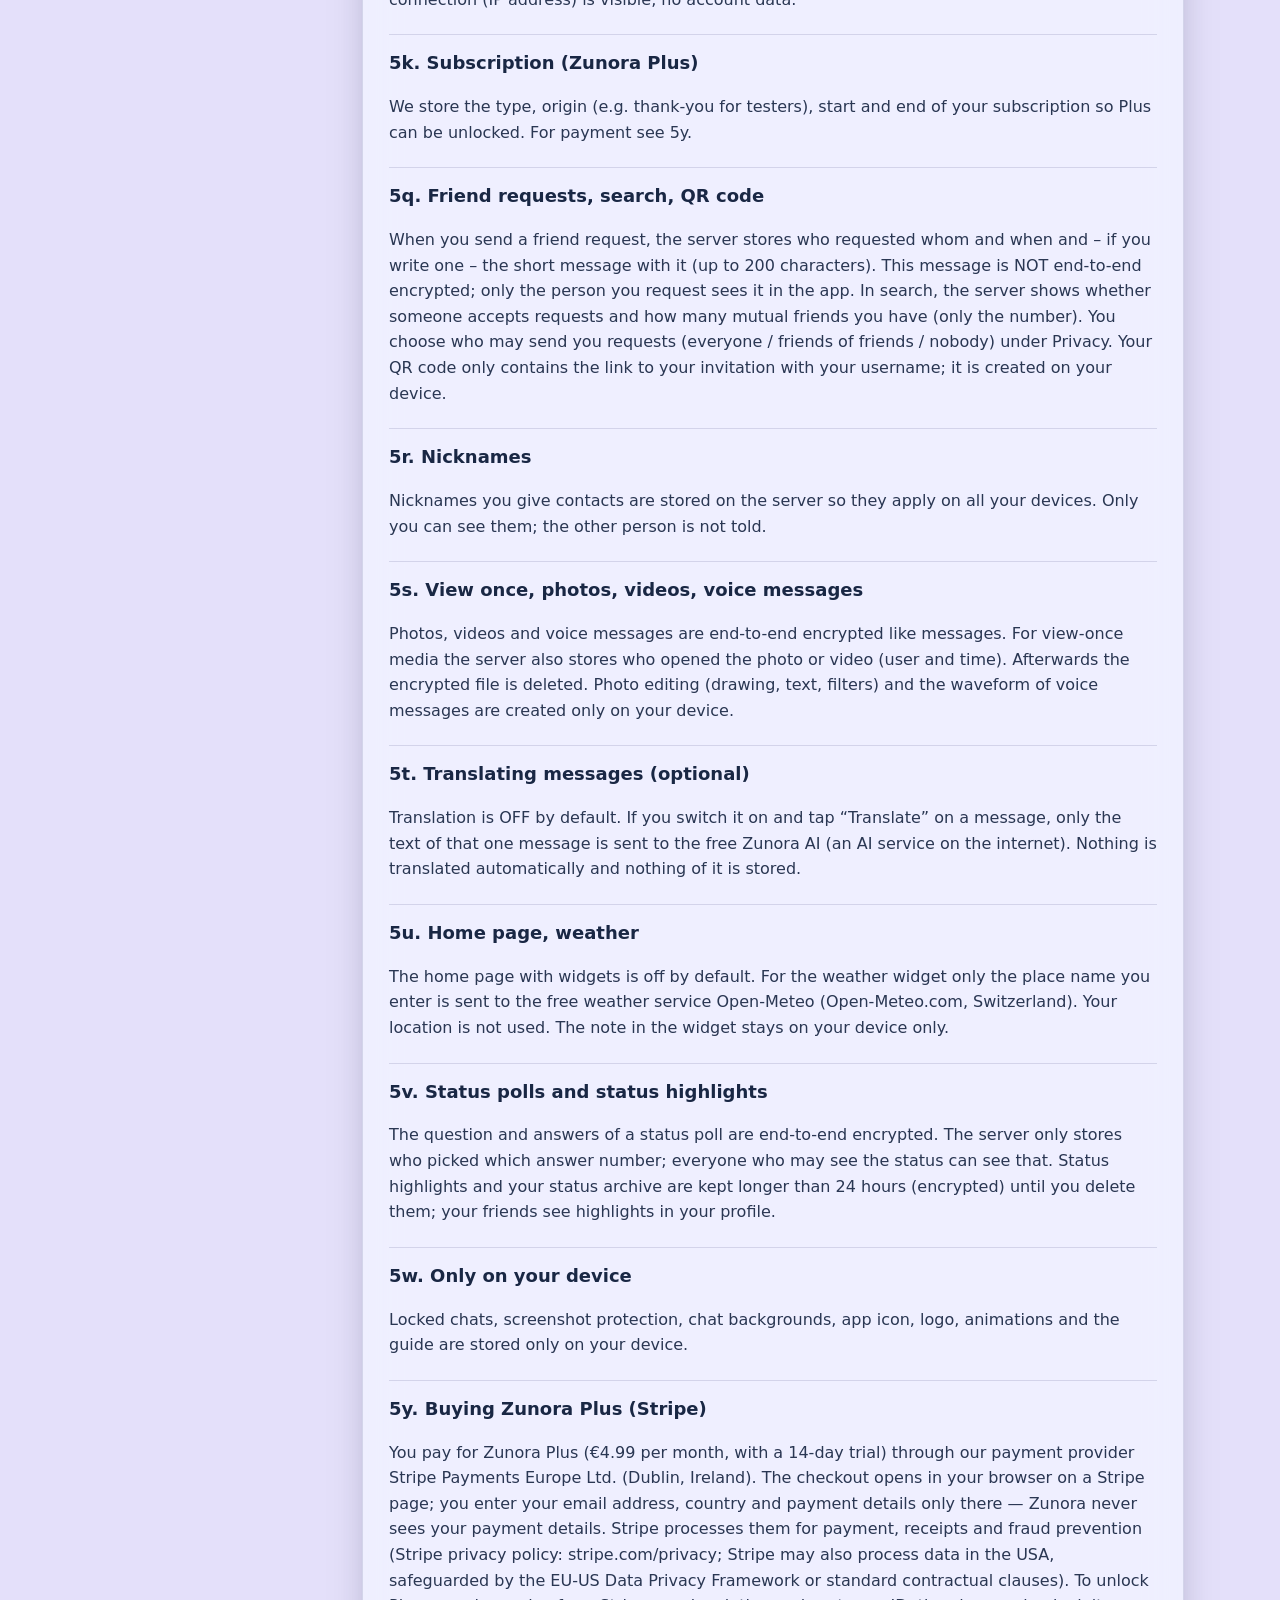
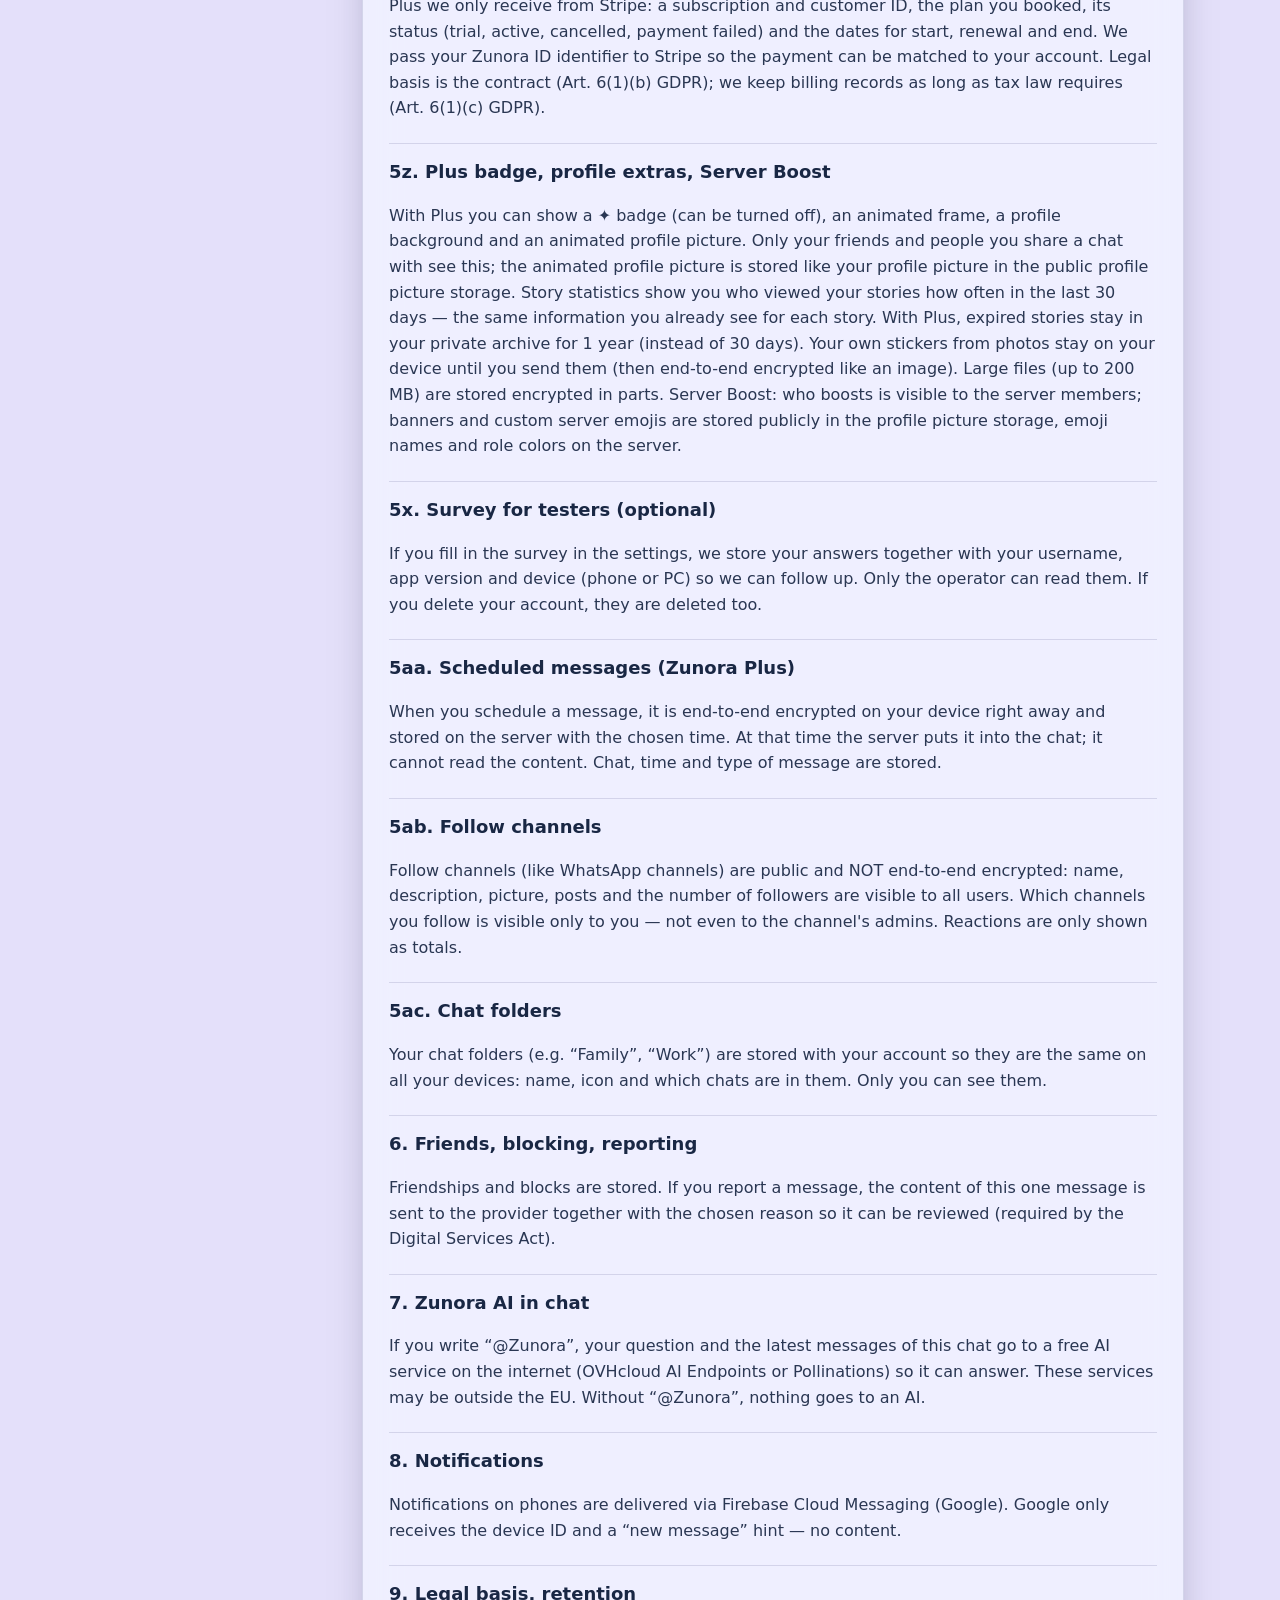
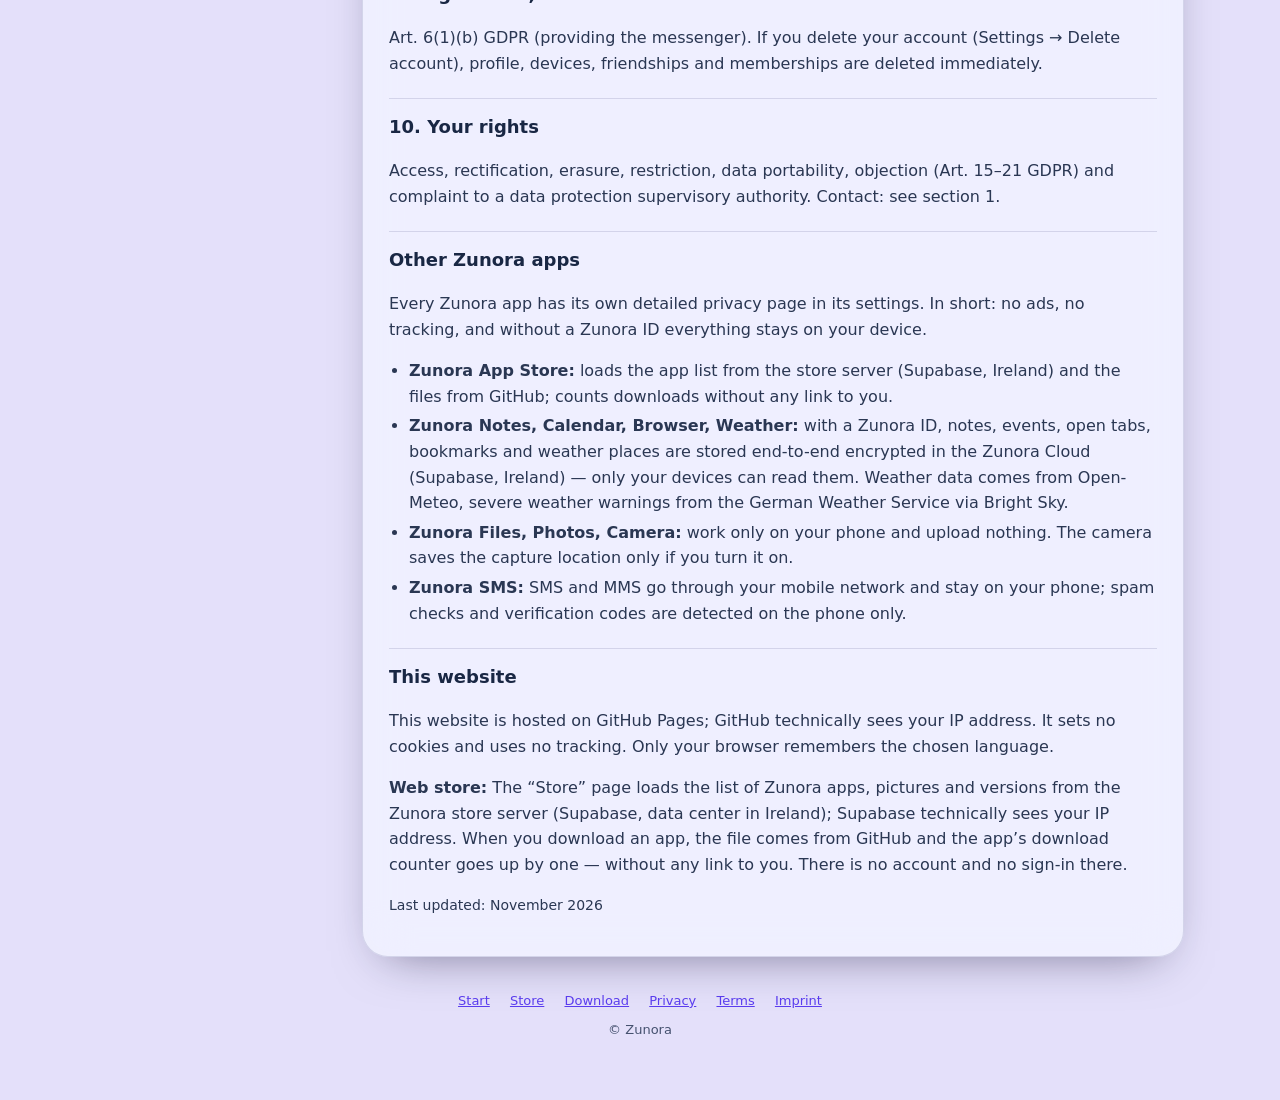
<file: datenschutz.html>
<!doctype html>
<html lang="en" data-l="en">
<head>
<meta charset="utf-8">
<meta name="viewport" content="width=device-width, initial-scale=1">
<title>Zunora · Datenschutz / Privacy</title>
<meta http-equiv="Content-Security-Policy" content="default-src 'self'; script-src 'self'; style-src 'self' 'unsafe-inline'; img-src 'self' data:; connect-src 'self'; frame-src 'none'; object-src 'none'; base-uri 'self'; form-action 'none'">
<meta name="referrer" content="strict-origin-when-cross-origin">
<link rel="stylesheet" href="style.css">
</head>
<body>
<div class="wrap wide">
  <nav class="top">
    <a class="brand" href="index.html"><i></i>Zunora</a>
    <a class="l" href="index.html">Start</a>
    <a class="l" href="store.html">Store</a>
    <a class="l" href="download.html">Download</a>
    <button class="lang">Deutsch</button>
  </nav>
  <section class="glass hero in legal-hero"><h1><span lang="de">Datenschutz</span><span lang="en">Privacy</span></h1><p lang="de">Was mit deinen Daten passiert — und was nicht.</p><p lang="en">What happens to your data — and what doesn't.</p></section>
  <div class="legal-grid">
    <aside class="glass toc" data-toc></aside>
    <div class="legal-main">

  <article class="glass legal in" lang="de">
    <h1>Datenschutzerklärung — Zunora Messenger</h1>
    <h3>1. Verantwortlich</h3>
    <p>Tim<br>E-Mail: <a href="mailto:zunora@outlook.de">zunora@outlook.de</a></p>
    <h3>2. Das Wichtigste in Kürze</h3>
    <ul><li>Chats, Gruppen, Status und Anrufe sind Ende-zu-Ende verschlüsselt: Nur die Geräte der Teilnehmer können sie lesen — der Anbieter nicht.</li>
      <li>Auch Server-Kanäle (wie bei Discord) sowie Profil- und Gruppenbilder sind Ende-zu-Ende verschlüsselt. Öffentlich sind nur Kanäle zum Folgen und Server-Bilder.</li>
      <li>Keine Werbung, kein Tracking, keine Weitergabe an Werbepartner.</li>
      <li>Gespeichert wird auf dem Zunora-Server (Supabase, Rechenzentrum in Irland, EU) nur, was der Messenger zum Funktionieren braucht.</li></ul>
    <h3>3. Dein Konto</h3>
    <p>Nutzername, Anzeigename, Info-Text und Profilbild (für andere sichtbar, damit sie dich finden), dein Passwort (nur als sicherer Prüfwert), Zeitpunkt der Anmeldung und „zuletzt online“ (standardmäßig aus, siehe 5h). Für die Anmeldung erzeugt die App aus deinem Nutzernamen eine nie zustellbare Hilfs-Adresse; eine echte E-Mail-Adresse wird nicht abgefragt.</p>
    <h3>4. Geräte</h3>
    <p>Je angemeldetem Gerät: Name des Geräts (z. B. Handy-Modell), öffentliche Schlüssel für die Verschlüsselung, Zeitpunkt der letzten Nutzung und — für Benachrichtigungen — eine Kennung von Firebase Cloud Messaging (Google). Du kannst Geräte jederzeit in den Einstellungen abmelden.</p>
    <h3>5. Nachrichten</h3>
    <p>Der Server speichert verschlüsselte Nachrichten und Dateien, bis sie gelöscht werden oder (bei verschwindenden Nachrichten) ablaufen. Lesbar sind für den Server nur Verwaltungsdaten: wer in welchem Chat ist, wann eine Nachricht gesendet wurde, ihre Art und Größe, Reaktionen und Gelesen-Zeitpunkte. Eine IP-Adresse sehen technisch der Server-Dienst Supabase und das Rechenzentrum.</p>
    <h3>5a. Server und Kanäle</h3>
    <p>Nachrichten in Servern (Kanäle, Threads, Forum, Bilder, Dateien, Termine) sind Ende-zu-Ende verschlüsselt — mit einem gemeinsamen Server-Schlüssel, der auf einem Gerät entsteht und für jedes Gerät jedes Mitglieds einzeln verschlüsselt wird. Der Anbieter kann den Inhalt nicht lesen. Neue Mitglieder bekommen den Schlüssel von einem Mitglied, das gerade online ist; verlässt jemand den Server (oder wird entfernt), entsteht ein neuer Schlüssel. Lesbar für den Server bleiben: Kanal, Absender, Zeitpunkt, Art der Nachricht und die erwähnten Nutzernamen (@Name, @everyone), damit Benachrichtigungen funktionieren. Nachrichten von vor dem 25.11.2026 bleiben so, wie sie damals gespeichert wurden (lesbar). Rollen, Mitglieder, Spitznamen und Banns werden gespeichert. Die Suche in einem Server läuft auf deinem Gerät.</p>
    <h3>5b. Status, Umfragen, Termine</h3>
    <p>Ein Status (Text, Foto oder Video bis 60 Sekunden) ist Ende-zu-Ende für die Freunde verschlüsselt, die ihn sehen dürfen, und wird nach der gewählten Laufzeit (24 Stunden, 3 oder 7 Tage) gelöscht. Gespeichert wird, wer ihn angesehen hat (sichtbar nur für dich) und wer ein Herz gegeben hat (sichtbar für alle, die den Status sehen). Kommentare sind ebenfalls Ende-zu-Ende verschlüsselt — der Server sieht nur, wer wann kommentiert hat, nicht den Text. Bei Umfragen und Terminen speichert der Server nur die Nummer der gewählten Antwort bzw. die Zusage — die Frage selbst ist im Chat verschlüsselt.</p>
    <h3>5c. Anrufe und Sprachkanäle</h3>
    <p>Ton und Bild gehen direkt zwischen den Geräten (WebRTC) und sind immer verschlüsselt; der Anbieter hört und sieht nichts. Damit die Verbindung zustande kommt, sehen die Gesprächspartner technisch deine IP-Adresse. Zum Finden der Verbindung wird ein STUN-Dienst von Google (stun.l.google.com) gefragt, der dabei deine IP-Adresse sieht. Der Server speichert, wer wann an einem Anruf teilgenommen hat (30 Tage — daraus entsteht dein Anruf-Verlauf), und Verbindungs-Nachrichten (1 Stunde; Ende-zu-Ende verschlüsselt, auch in Sprachkanälen). Am PC kannst du deinen Bildschirm teilen — nur solange du es selbst einschaltest.</p>
    <h3>5d. Verlauf-Sicherung (freiwillig)</h3>
    <p>Schaltest du sie ein, liegen die Schlüssel deines Handys zusätzlich auf dem Server — verschlüsselt mit deinem Passwort (PBKDF2 und AES-GCM). Ohne dein Passwort kann niemand sie öffnen, auch der Anbieter nicht. Ausschalten löscht die Sicherung.</p>
    <h3>5e. Server entdecken, Bots</h3>
    <p>Schalten die Admins eines Servers „Server entdecken“ ein, sind Name, Beschreibung, Stichworte und Mitgliederzahl für alle Nutzer sichtbar, und jeder kann ohne Code beitreten. Admins können Mitgliedern eine Auszeit geben — gespeichert wird nur das Ende der Auszeit.</p>
    <h3>5f. Profil-, Gruppen- und Server-Bilder</h3>
    <p>Profil- und Gruppenbilder sind Ende-zu-Ende verschlüsselt: Der Server speichert nur verschlüsselte Bytes. Den Schlüssel zu deinem Profilbild bekommen deine Freunde, deine Chat-Partner und die Mitglieder deiner Server; den Schlüssel zu einem Gruppenbild nur die Mitglieder der Gruppe. Andere sehen nur deinen Anfangsbuchstaben. Server-Bilder sind NICHT verschlüsselt und für alle sichtbar, die den Server sehen (auch in „Server entdecken“). Du kannst ein Bild jederzeit entfernen. Lässt du ein Bild „Mit KI erstellen“, geht nur deine Beschreibung (kein Foto, kein Name) an den kostenlosen Bilddienst Pollinations, der außerhalb der EU liegen kann.</p>
    <h3>5g. Ohne Internet und Zwischenspeicher</h3>
    <p>Damit du auch ohne Internet lesen und schreiben kannst und nicht alles neu geladen werden muss, speichert die App Chats, Nachrichten, Bilder und Dateien verschlüsselt auf deinem Gerät. Beim Abmelden wird das gelöscht.</p>
    <h3>5h. Online, zuletzt online, Lesebestätigung</h3>
    <p>„Online“ und „zuletzt online“ sind standardmäßig AUS. Schaltest du sie ein, meldet sich die App jede Minute kurz beim Server, solange sie offen ist; gespeichert wird nur der Zeitpunkt. Sehen können das nur Freunde und Personen, mit denen du einen Chat hast — und nur, wenn sie es selbst eingeschaltet haben. Dasselbe gilt für Lesebestätigungen.</p>
    <h3>5i. Chat-Verlauf auf ein neues Gerät übertragen</h3>
    <p>Die Übertragung ist mit einem zufälligen Schlüssel verschlüsselt, zusätzlich mit dem angezeigten Code und Ende-zu-Ende für das neue Gerät. Die Datei liegt höchstens 30 Minuten auf dem Server und wird danach gelöscht.</p>
    <h3>5j. Updates</h3>
    <p>Die Version aus dem Microsoft Store wird über den Microsoft Store aktualisiert. Andere Versionen fragen beim Start (abschaltbar) beim Zunora-Store-Server nach einer neueren Version; dabei wird nur die übliche Verbindung (IP-Adresse) sichtbar, keine Kontodaten.</p>
    <h3>5k. Abo (Zunora Plus)</h3>
    <p>Gespeichert werden Art, Herkunft (z. B. Dankeschön für Tester), Beginn und Ende deines Abos, damit Plus freigeschaltet werden kann. Zum Bezahlen siehe 5y.</p>
    <h3>5q. Freundesanfragen, Suche, QR-Code</h3>
    <p>Schickst du eine Freundesanfrage, speichert der Server, wer wen wann angefragt hat und – falls du eine schreibst – die kurze Nachricht dazu (bis 200 Zeichen). Diese Nachricht ist NICHT Ende-zu-Ende verschlüsselt; nur die angefragte Person sieht sie in der App. Bei der Suche zeigt der Server, ob jemand Anfragen annimmt und wie viele gemeinsame Freunde ihr habt (nur die Zahl). Wer dir Anfragen schicken darf (alle / Freunde von Freunden / niemand), stellst du unter Datenschutz ein. Dein QR-Code enthält nur den Link zu deiner Einladung mit deinem Nutzernamen; er wird auf deinem Gerät erzeugt.</p>
    <h3>5r. Spitznamen</h3>
    <p>Spitznamen, die du Kontakten gibst, liegen auf dem Server, damit sie auf all deinen Geräten gelten. Nur du kannst sie sehen; die andere Person erfährt davon nichts.</p>
    <h3>5s. Einmal-Ansicht, Fotos, Videos, Sprachnachrichten</h3>
    <p>Fotos, Videos und Sprachnachrichten sind wie Nachrichten Ende-zu-Ende verschlüsselt. Bei der Einmal-Ansicht speichert der Server zusätzlich, wer das Foto oder Video geöffnet hat (Nutzer und Zeitpunkt). Danach wird die verschlüsselte Datei gelöscht. Die Bearbeitung von Fotos (Malen, Text, Filter) und die Wellenform von Sprachnachrichten entstehen nur auf deinem Gerät.</p>
    <h3>5t. Nachrichten übersetzen (freiwillig)</h3>
    <p>Das Übersetzen ist von Haus aus AUS. Schaltest du es ein und tippst bei einer Nachricht auf „Übersetzen“, geht nur der Text dieser einen Nachricht an die kostenlose Zunora AI (ein KI-Dienst im Internet). Nichts wird automatisch übersetzt und nichts davon wird gespeichert.</p>
    <h3>5u. Startseite, Wetter</h3>
    <p>Die Startseite mit Widgets ist von Haus aus aus. Für das Wetter-Widget geht nur der Ortsname, den du einträgst, an den kostenlosen Wetterdienst Open-Meteo (Open-Meteo.com, Schweiz). Dein Standort wird nicht verwendet. Die Notiz im Widget bleibt nur auf deinem Gerät.</p>
    <h3>5v. Status-Umfragen und Status-Highlights</h3>
    <p>Frage und Antworten einer Status-Umfrage sind Ende-zu-Ende verschlüsselt. Der Server speichert nur, wer welche Antwort-Nummer gewählt hat; sehen können das alle, die den Status sehen dürfen. Status-Highlights und dein Status-Archiv bleiben länger als 24 Stunden gespeichert (verschlüsselt), bis du sie löschst; Highlights sehen deine Freunde im Profil.</p>
    <h3>5w. Nur auf deinem Gerät</h3>
    <p>Gesperrte Chats, Bildschirmfoto-Schutz, Chat-Hintergründe, App-Symbol, Logo, Animationen und die Anleitung werden nur auf deinem Gerät gespeichert.</p>
    <h3>5y. Zunora Plus kaufen (Stripe)</h3>
    <p>Zunora Plus (4,99 € im Monat, mit 14 Tagen Probezeit) bezahlst du über unseren Zahlungsdienstleister Stripe Payments Europe Ltd. (Dublin, Irland). Die Kasse öffnet sich im Browser auf einer Seite von Stripe; E-Mail-Adresse, Land und Zahlungsdaten gibst du nur dort ein — Zunora sieht deine Zahlungsdaten nie. Stripe verarbeitet sie für Zahlung, Quittung und Betrugsschutz (Datenschutzerklärung von Stripe: stripe.com/de/privacy; Stripe kann Daten auch in den USA verarbeiten, abgesichert über das EU-US Data Privacy Framework bzw. Standardvertragsklauseln). Damit wir Plus freischalten können, bekommen wir von Stripe nur: eine Abo- und Kunden-Kennung, das gebuchte Angebot, den Stand (Probezeit, aktiv, gekündigt, Zahlung fehlgeschlagen) und die Daten für Beginn, Verlängerung und Ende. Deine Zunora-ID-Kennung geben wir Stripe mit, damit die Zahlung deinem Konto zugeordnet werden kann. Rechtsgrundlage ist der Vertrag (Art. 6 Abs. 1 b DSGVO); Rechnungsdaten bewahren wir so lange auf, wie es das Steuerrecht verlangt (Art. 6 Abs. 1 c DSGVO).</p>
    <h3>5z. Plus-Abzeichen, Profil-Extras, Server-Boost</h3>
    <p>Mit Plus kannst du ein ✦-Abzeichen zeigen (abschaltbar), einen bewegten Rahmen, einen Profil-Hintergrund und ein bewegtes Profilbild. Das sehen nur deine Freunde und Personen, mit denen du einen Chat teilst; das bewegte Profilbild liegt wie dein Profilbild im öffentlichen Profilbild-Speicher. Die Story-Statistik zeigt dir, wer deine Storys in den letzten 30 Tagen wie oft angesehen hat — das sind dieselben Angaben, die du bei jeder Story ohnehin siehst. Mit Plus bleiben abgelaufene Storys 1 Jahr (statt 30 Tage) in deinem privaten Archiv. Eigene Sticker aus Fotos bleiben auf deinem Gerät, bis du sie sendest (dann Ende-zu-Ende verschlüsselt wie ein Bild). Große Dateien (bis 200 MB) werden in Teilen verschlüsselt gespeichert. Server-Boost: Wer boostet, ist für die Mitglieder des Servers sichtbar; Banner und eigene Server-Emojis liegen öffentlich im Profilbild-Speicher, die Namen der Emojis und die Rollen-Farben am Server.</p>
    <h3>5x. Umfrage für Tester (freiwillig)</h3>
    <p>Füllst du die Umfrage in den Einstellungen aus, speichern wir deine Antworten zusammen mit deinem Nutzernamen, App-Version und Gerät (Handy oder PC), damit wir bei Fragen nachhaken können. Nur der Betreiber kann sie lesen. Löschst du dein Konto, werden sie mit gelöscht.</p>
    <h3>5aa. Nachrichten planen (Zunora Plus)</h3>
    <p>Planst du eine Nachricht, wird sie sofort auf deinem Gerät Ende-zu-Ende verschlüsselt und so mit dem gewählten Zeitpunkt auf dem Server abgelegt. Zur Uhrzeit legt der Server sie in den Chat; den Inhalt kann er nicht lesen. Gespeichert werden Chat, Zeitpunkt und Art der Nachricht.</p>
    <h3>5ab. Kanäle zum Folgen</h3>
    <p>Kanäle zum Folgen (wie WhatsApp-Kanäle) sind öffentlich und NICHT Ende-zu-Ende verschlüsselt: Name, Beschreibung, Bild, Beiträge und die Zahl der Follower sehen alle Nutzer. Wem ein Kanal folgt, sieht niemand außer dir — auch die Admins des Kanals nicht. Reaktionen werden nur als Summe gezeigt.</p>
    <h3>5ac. Chat-Ordner</h3>
    <p>Deine Chat-Ordner (z. B. „Familie“, „Arbeit“) liegen an deinem Konto, damit sie auf allen deinen Geräten gleich sind: Name, Symbol und welche Chats darin sind. Nur du siehst sie.</p>
    <h3>6. Freunde, Blockieren, Melden</h3>
    <p>Freundschaften und Blockierungen werden gespeichert. Meldest du eine Nachricht, wird der Inhalt dieser einen Nachricht zusammen mit dem gewählten Grund an den Anbieter geschickt, damit er sie prüfen kann (Pflicht nach dem Digital Services Act).</p>
    <h3>7. Zunora AI im Chat</h3>
    <p>Schreibst du „@Zunora“, gehen deine Frage und die letzten Nachrichten dieses Chats an einen kostenlosen KI-Dienst im Internet (OVHcloud AI Endpoints oder Pollinations), damit er antworten kann. Diese Dienste können außerhalb der EU liegen. Ohne „@Zunora“ geht nichts an eine KI.</p>
    <h3>8. Benachrichtigungen</h3>
    <p>Benachrichtigungen am Handy werden über Firebase Cloud Messaging (Google) zugestellt. Google erhält dabei nur die Gerätekennung und einen Hinweis „neue Nachricht“ — keinen Inhalt.</p>
    <h3>9. Rechtsgrundlage, Speicherdauer</h3>
    <p>Art. 6 Abs. 1 lit. b DSGVO (Bereitstellung des Messengers). Löschst du dein Konto (Einstellungen → Konto löschen), werden Profil, Geräte, Freundschaften und Mitgliedschaften sofort gelöscht.</p>
    <h3>10. Deine Rechte</h3>
    <p>Auskunft, Berichtigung, Löschung, Einschränkung, Datenübertragbarkeit, Widerspruch (Art. 15–21 DSGVO) und Beschwerde bei einer Datenschutz-Aufsichtsbehörde. Kontakt: siehe Abschnitt 1.</p>
    <h3>Weitere Zunora-Apps</h3>
    <p>Jede Zunora-App hat in den Einstellungen eine eigene, ausführliche Datenschutz-Seite. Kurz gesagt: keine Werbung, kein Tracking, und ohne Zunora ID bleibt alles auf deinem Gerät.</p>
    <ul><li><b>Zunora App Store:</b> lädt die App-Liste vom Store-Server (Supabase, Irland) und die Dateien von GitHub; zählt Downloads ohne Bezug zu dir.</li>
      <li><b>Zunora Notizen, Kalender, Browser, Wetter:</b> mit Zunora ID werden Notizen, Termine, offene Tabs, Lesezeichen und Wetter-Orte Ende-zu-Ende verschlüsselt in der Zunora Cloud gespeichert (Supabase, Irland) — nur deine Geräte können sie lesen. Wetterdaten kommen von Open-Meteo, Unwetterwarnungen vom Deutschen Wetterdienst über Bright Sky.</li>
      <li><b>Zunora Files, Fotos, Kamera:</b> arbeiten nur auf deinem Handy und laden nichts hoch. Den Aufnahme-Ort speichert die Kamera nur, wenn du es einschaltest.</li>
      <li><b>Zunora SMS:</b> SMS und MMS laufen über dein Mobilfunknetz und bleiben auf deinem Handy; Spam-Prüfung und Bestätigungscodes werden nur auf dem Handy erkannt.</li></ul>
    <h3>Diese Webseite</h3>
    <p>Diese Webseite wird über GitHub Pages bereitgestellt; GitHub sieht dabei technisch deine IP-Adresse. Sie setzt keine Cookies und nutzt kein Tracking. Die gewählte Sprache merkt sich nur dein Browser.</p>
    <p><b>Web-Store:</b> Die Seite „Store“ lädt die Liste der Zunora-Apps, Bilder und Versionen vom Zunora-Store-Server (Supabase, Rechenzentrum in Irland); dabei sieht Supabase technisch deine IP-Adresse. Lädst du eine App herunter, kommt die Datei von GitHub, und der Download-Zähler der App wird um eins erhöht — ohne Bezug zu dir. Es gibt dort kein Konto und keine Anmeldung.</p>
    <p class="muted">Stand: November 2026</p>
  </article>

  <article class="glass legal in" lang="en">
    <h1>Privacy Policy — Zunora Messenger</h1>
    <h3>1. Controller</h3>
    <p>Tim<br>Email: <a href="mailto:zunora@outlook.de">zunora@outlook.de</a></p>
    <h3>2. The essentials</h3>
    <ul><li>Chats, groups, status and calls are end-to-end encrypted: only the participants' devices can read them — not the provider.</li>
      <li>Server channels (like on Discord) and profile and group pictures are end-to-end encrypted too. Only follow channels and server pictures are public.</li>
      <li>No ads, no tracking, no sharing with advertising partners.</li>
      <li>The Zunora server (Supabase, data center in Ireland, EU) only stores what the messenger needs to work.</li></ul>
    <h3>3. Your account</h3>
    <p>Username, display name, info text and profile picture (visible to others so they can find you), your password (only as a secure check value), time of sign-in and “last seen” (off by default, see 5h). For signing in, the app creates an undeliverable helper address from your username; no real email address is requested.</p>
    <h3>4. Devices</h3>
    <p>Per signed-in device: device name (e.g. phone model), public keys for encryption, time of last use and — for notifications — a Firebase Cloud Messaging (Google) ID. You can sign out devices in the settings at any time.</p>
    <h3>5. Messages</h3>
    <p>The server stores encrypted messages and files until they are deleted or (for disappearing messages) expire. The server can only read administrative data: who is in which chat, when a message was sent, its type and size, reactions and read times. Technically, the server service Supabase and the data center see an IP address.</p>
    <h3>5a. Servers and channels</h3>
    <p>Messages in servers (channels, threads, forum, pictures, files, events) are end-to-end encrypted — with a shared server key that is created on a device and encrypted separately for every device of every member. The provider cannot read the content. New members get the key from a member who is online; when someone leaves (or is removed), a new key is created. Readable for the server: channel, sender, time, type of message and the mentioned usernames (@name, @everyone) so notifications work. Messages from before 25 Nov 2026 stay as they were stored then (readable). Roles, members, nicknames and bans are stored. Searching a server happens on your device.</p>
    <h3>5b. Status, polls, events</h3>
    <p>A status (text, photo or video up to 60 seconds) is end-to-end encrypted for the friends allowed to see it and deleted after the chosen duration (24 hours, 3 or 7 days). It is stored who viewed it (visible only to you) and who gave a heart (visible to everyone who can see the status). Comments are end-to-end encrypted as well — the server only sees who commented when, not the text. For polls and events, the server only stores the number of the chosen answer or the RSVP — the question itself is encrypted in the chat.</p>
    <h3>5c. Calls and voice channels</h3>
    <p>Audio and video go directly between the devices (WebRTC) and are always encrypted; the provider hears and sees nothing. To establish the connection, the other participants technically see your IP address. To find the connection, a STUN service by Google (stun.l.google.com) is asked, which sees your IP address. The server stores who took part in a call and when (30 days — this is your call history) and connection messages (1 hour; end-to-end encrypted, also in voice channels). On PC you can share your screen — only while you turn it on yourself.</p>
    <h3>5d. History backup (optional)</h3>
    <p>If you turn it on, your phone's keys are also stored on the server — encrypted with your password (PBKDF2 and AES-GCM). Without your password nobody can open them, not even the provider. Turning it off deletes the backup.</p>
    <h3>5e. Discover servers, bots</h3>
    <p>If a server's admins turn on “Discover servers”, its name, description, tags and member count are visible to all users, and anyone can join without a code. Admins can give members a timeout — only the end of the timeout is stored.</p>
    <h3>5f. Profile, group and server pictures</h3>
    <p>Profile and group pictures are end-to-end encrypted: the server only stores encrypted bytes. The key to your profile picture goes to your friends, your chat partners and the members of your servers; the key to a group picture only to the group's members. Others only see your initial. Server pictures are NOT encrypted and visible to everyone who can see the server (also in “Discover servers”). You can remove a picture at any time. If you have a picture “created with AI”, only your description (no photo, no name) goes to the free image service Pollinations, which may be outside the EU.</p>
    <h3>5g. Offline use and cache</h3>
    <p>So you can read and write without internet and not everything has to be reloaded, the app stores chats, messages, pictures and files encrypted on your device. This is deleted when you sign out.</p>
    <h3>5h. Online, last seen, read receipts</h3>
    <p>“Online” and “last seen” are OFF by default. If you turn them on, the app briefly checks in with the server every minute while it's open; only the time is stored. Only friends and people you have a chat with can see it — and only if they have turned it on themselves. The same applies to read receipts.</p>
    <h3>5i. Transferring chat history to a new device</h3>
    <p>The transfer is encrypted with a random key, additionally locked with the code shown and end-to-end for the new device. The file stays on the server for at most 30 minutes and is then deleted.</p>
    <h3>5j. Updates</h3>
    <p>The version from the Microsoft Store is updated through the Microsoft Store. Other versions ask the Zunora Store server for a newer version at start (can be turned off); only the usual connection (IP address) is visible, no account data.</p>
    <h3>5k. Subscription (Zunora Plus)</h3>
    <p>We store the type, origin (e.g. thank-you for testers), start and end of your subscription so Plus can be unlocked. For payment see 5y.</p>
    <h3>5q. Friend requests, search, QR code</h3>
    <p>When you send a friend request, the server stores who requested whom and when and – if you write one – the short message with it (up to 200 characters). This message is NOT end-to-end encrypted; only the person you request sees it in the app. In search, the server shows whether someone accepts requests and how many mutual friends you have (only the number). You choose who may send you requests (everyone / friends of friends / nobody) under Privacy. Your QR code only contains the link to your invitation with your username; it is created on your device.</p>
    <h3>5r. Nicknames</h3>
    <p>Nicknames you give contacts are stored on the server so they apply on all your devices. Only you can see them; the other person is not told.</p>
    <h3>5s. View once, photos, videos, voice messages</h3>
    <p>Photos, videos and voice messages are end-to-end encrypted like messages. For view-once media the server also stores who opened the photo or video (user and time). Afterwards the encrypted file is deleted. Photo editing (drawing, text, filters) and the waveform of voice messages are created only on your device.</p>
    <h3>5t. Translating messages (optional)</h3>
    <p>Translation is OFF by default. If you switch it on and tap “Translate” on a message, only the text of that one message is sent to the free Zunora AI (an AI service on the internet). Nothing is translated automatically and nothing of it is stored.</p>
    <h3>5u. Home page, weather</h3>
    <p>The home page with widgets is off by default. For the weather widget only the place name you enter is sent to the free weather service Open-Meteo (Open-Meteo.com, Switzerland). Your location is not used. The note in the widget stays on your device only.</p>
    <h3>5v. Status polls and status highlights</h3>
    <p>The question and answers of a status poll are end-to-end encrypted. The server only stores who picked which answer number; everyone who may see the status can see that. Status highlights and your status archive are kept longer than 24 hours (encrypted) until you delete them; your friends see highlights in your profile.</p>
    <h3>5w. Only on your device</h3>
    <p>Locked chats, screenshot protection, chat backgrounds, app icon, logo, animations and the guide are stored only on your device.</p>
    <h3>5y. Buying Zunora Plus (Stripe)</h3>
    <p>You pay for Zunora Plus (€4.99 per month, with a 14-day trial) through our payment provider Stripe Payments Europe Ltd. (Dublin, Ireland). The checkout opens in your browser on a Stripe page; you enter your email address, country and payment details only there — Zunora never sees your payment details. Stripe processes them for payment, receipts and fraud prevention (Stripe privacy policy: stripe.com/privacy; Stripe may also process data in the USA, safeguarded by the EU-US Data Privacy Framework or standard contractual clauses). To unlock Plus we only receive from Stripe: a subscription and customer ID, the plan you booked, its status (trial, active, cancelled, payment failed) and the dates for start, renewal and end. We pass your Zunora ID identifier to Stripe so the payment can be matched to your account. Legal basis is the contract (Art. 6(1)(b) GDPR); we keep billing records as long as tax law requires (Art. 6(1)(c) GDPR).</p>
    <h3>5z. Plus badge, profile extras, Server Boost</h3>
    <p>With Plus you can show a ✦ badge (can be turned off), an animated frame, a profile background and an animated profile picture. Only your friends and people you share a chat with see this; the animated profile picture is stored like your profile picture in the public profile picture storage. Story statistics show you who viewed your stories how often in the last 30 days — the same information you already see for each story. With Plus, expired stories stay in your private archive for 1 year (instead of 30 days). Your own stickers from photos stay on your device until you send them (then end-to-end encrypted like an image). Large files (up to 200 MB) are stored encrypted in parts. Server Boost: who boosts is visible to the server members; banners and custom server emojis are stored publicly in the profile picture storage, emoji names and role colors on the server.</p>
    <h3>5x. Survey for testers (optional)</h3>
    <p>If you fill in the survey in the settings, we store your answers together with your username, app version and device (phone or PC) so we can follow up. Only the operator can read them. If you delete your account, they are deleted too.</p>
    <h3>5aa. Scheduled messages (Zunora Plus)</h3>
    <p>When you schedule a message, it is end-to-end encrypted on your device right away and stored on the server with the chosen time. At that time the server puts it into the chat; it cannot read the content. Chat, time and type of message are stored.</p>
    <h3>5ab. Follow channels</h3>
    <p>Follow channels (like WhatsApp channels) are public and NOT end-to-end encrypted: name, description, picture, posts and the number of followers are visible to all users. Which channels you follow is visible only to you — not even to the channel's admins. Reactions are only shown as totals.</p>
    <h3>5ac. Chat folders</h3>
    <p>Your chat folders (e.g. “Family”, “Work”) are stored with your account so they are the same on all your devices: name, icon and which chats are in them. Only you can see them.</p>
    <h3>6. Friends, blocking, reporting</h3>
    <p>Friendships and blocks are stored. If you report a message, the content of this one message is sent to the provider together with the chosen reason so it can be reviewed (required by the Digital Services Act).</p>
    <h3>7. Zunora AI in chat</h3>
    <p>If you write “@Zunora”, your question and the latest messages of this chat go to a free AI service on the internet (OVHcloud AI Endpoints or Pollinations) so it can answer. These services may be outside the EU. Without “@Zunora”, nothing goes to an AI.</p>
    <h3>8. Notifications</h3>
    <p>Notifications on phones are delivered via Firebase Cloud Messaging (Google). Google only receives the device ID and a “new message” hint — no content.</p>
    <h3>9. Legal basis, retention</h3>
    <p>Art. 6(1)(b) GDPR (providing the messenger). If you delete your account (Settings → Delete account), profile, devices, friendships and memberships are deleted immediately.</p>
    <h3>10. Your rights</h3>
    <p>Access, rectification, erasure, restriction, data portability, objection (Art. 15–21 GDPR) and complaint to a data protection supervisory authority. Contact: see section 1.</p>
    <h3>Other Zunora apps</h3>
    <p>Every Zunora app has its own detailed privacy page in its settings. In short: no ads, no tracking, and without a Zunora ID everything stays on your device.</p>
    <ul><li><b>Zunora App Store:</b> loads the app list from the store server (Supabase, Ireland) and the files from GitHub; counts downloads without any link to you.</li>
      <li><b>Zunora Notes, Calendar, Browser, Weather:</b> with a Zunora ID, notes, events, open tabs, bookmarks and weather places are stored end-to-end encrypted in the Zunora Cloud (Supabase, Ireland) — only your devices can read them. Weather data comes from Open-Meteo, severe weather warnings from the German Weather Service via Bright Sky.</li>
      <li><b>Zunora Files, Photos, Camera:</b> work only on your phone and upload nothing. The camera saves the capture location only if you turn it on.</li>
      <li><b>Zunora SMS:</b> SMS and MMS go through your mobile network and stay on your phone; spam checks and verification codes are detected on the phone only.</li></ul>
    <h3>This website</h3>
    <p>This website is hosted on GitHub Pages; GitHub technically sees your IP address. It sets no cookies and uses no tracking. Only your browser remembers the chosen language.</p>
    <p><b>Web store:</b> The “Store” page loads the list of Zunora apps, pictures and versions from the Zunora store server (Supabase, data center in Ireland); Supabase technically sees your IP address. When you download an app, the file comes from GitHub and the app’s download counter goes up by one — without any link to you. There is no account and no sign-in there.</p>
    <p class="muted">Last updated: November 2026</p>
  </article>
    </div>
  </div>
  <footer>
    <a href="index.html">Start</a>
    <a href="store.html">Store</a>
    <a href="download.html">Download</a>
    <a href="datenschutz.html"><span lang="de">Datenschutz</span><span lang="en">Privacy</span></a>
    <a href="regeln.html"><span lang="de">Nutzungsregeln</span><span lang="en">Terms</span></a>
    <a href="impressum.html"><span lang="de">Impressum</span><span lang="en">Imprint</span></a>
    <div style="margin-top:8px">© Zunora</div>
  </footer>
</div>
<script src="site.js"></script>
</body>
</html>
</file>
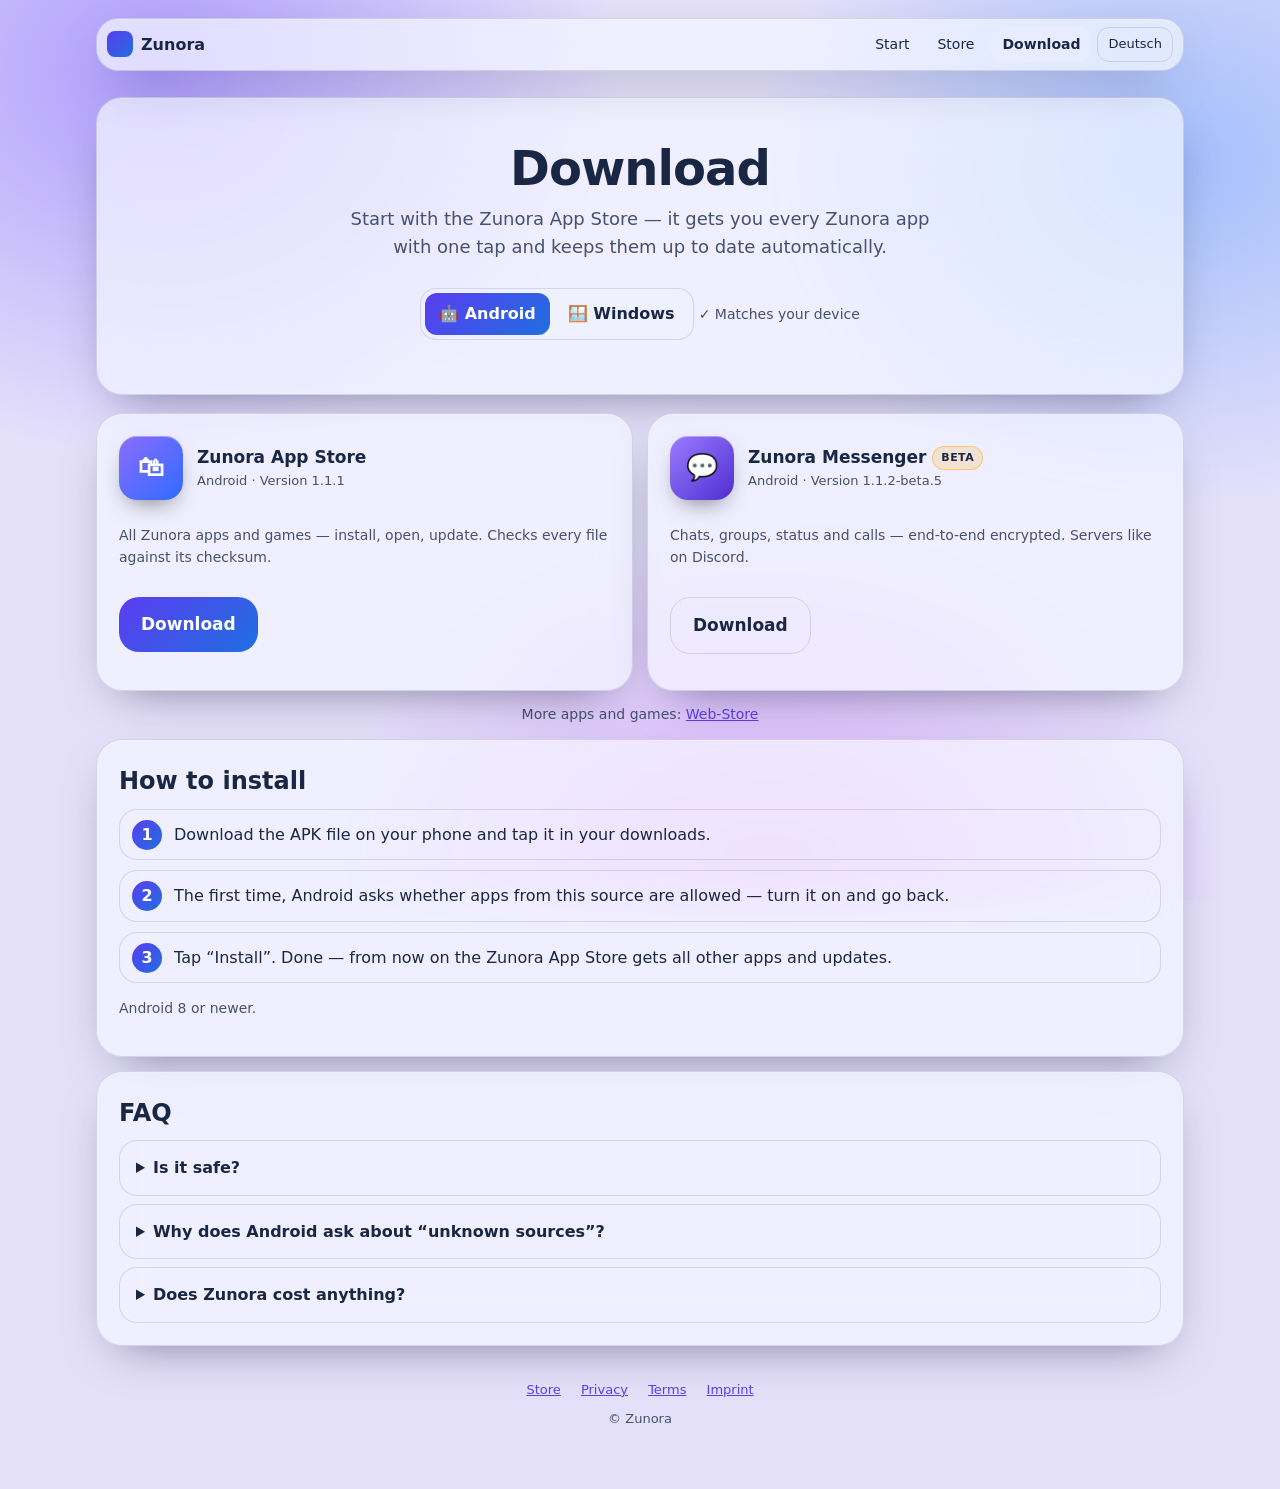
<file: download.html>
<!doctype html>
<html lang="en" data-l="en">
<head>
<meta charset="utf-8">
<meta name="viewport" content="width=device-width, initial-scale=1">
<meta http-equiv="Content-Security-Policy" content="default-src 'self'; script-src 'self'; style-src 'self' 'unsafe-inline'; img-src 'self' data: https://gbthapdqdzkulqaduzgv.supabase.co https://github.com https://objects.githubusercontent.com https://release-assets.githubusercontent.com; connect-src 'self' https://gbthapdqdzkulqaduzgv.supabase.co; frame-src 'none'; object-src 'none'; base-uri 'self'; form-action 'none'">
<meta name="referrer" content="strict-origin-when-cross-origin">
<title>Zunora · Download</title>
<meta name="description" content="Download the Zunora App Store and Zunora Messenger for Windows and Android.">
<link rel="stylesheet" href="style.css">
</head>
<body>
<div class="wrap wide">
  <nav class="top">
    <a class="brand" href="index.html"><i></i>Zunora</a>
    <a class="l" href="index.html">Start</a>
    <a class="l" href="store.html">Store</a>
    <a class="l on" href="download.html">Download</a>
    <button class="lang">Deutsch</button>
  </nav>

  <section class="glass hero in">
    <h1>Download</h1>
    <p lang="de">Starte mit dem Zunora App Store — darin bekommst du alle Zunora-Apps mit einem Tipp, und sie bleiben automatisch aktuell.</p>
    <p lang="en">Start with the Zunora App Store — it gets you every Zunora app with one tap and keeps them up to date automatically.</p>
    <div class="tabs" id="platTabs">
      <button data-p="android">🤖 Android</button>
      <button data-p="windows">🪟 Windows</button>
    </div>
    <div class="rec" id="recText"></div>
  </section>

  <div class="grid">
    <div class="glass dl-card in" id="cardStore" style="animation-delay:.06s">
      <div class="head"><div class="icon" style="background:linear-gradient(135deg,#8b6cff,#2f6bff)">🛍</div>
        <div><h3>Zunora App Store</h3><div class="meta" data-meta="store"></div></div></div>
      <p class="muted" lang="de">Alle Apps und Spiele von Zunora — installieren, öffnen, aktualisieren. Prüft jede Datei mit ihrer Prüfsumme.</p>
      <p class="muted" lang="en">All Zunora apps and games — install, open, update. Checks every file against its checksum.</p>
      <div><a class="btn big" data-dl="store" href="https://github.com/zunoraos/zunora-ai/releases/download/store-store-android-v1.1.1/store-android-1.1.1.apk"><span lang="de">Herunterladen</span><span lang="en">Download</span></a></div>
      <code class="sha" data-sha="store"></code>
    </div>
    <div class="glass dl-card in" id="cardMsg" style="animation-delay:.12s">
      <div class="head"><div class="icon" style="background:linear-gradient(135deg,#9b7bff,#4e2fd0)">💬</div>
        <div><h3>Zunora Messenger <span class="chip beta">BETA</span></h3><div class="meta" data-meta="messenger"></div></div></div>
      <p class="muted" lang="de">Chats, Gruppen, Status und Anrufe — Ende-zu-Ende verschlüsselt. Server wie bei Discord.</p>
      <p class="muted" lang="en">Chats, groups, status and calls — end-to-end encrypted. Servers like on Discord.</p>
      <div><a class="btn big ghost" data-dl="messenger" href="https://github.com/zunoraos/zunora-ai/releases/download/store-messenger-android-v1.1.2-beta.1/messenger-android-1.1.2-beta.1.apk"><span lang="de">Herunterladen</span><span lang="en">Download</span></a></div>
      <code class="sha" data-sha="messenger"></code>
    </div>
  </div>
  <p class="muted" style="text-align:center;margin-top:12px"><span lang="de">Weitere Apps und Spiele: </span><span lang="en">More apps and games: </span><a href="store.html">Web-Store</a></p>

  <section class="glass in" style="margin-top:14px">
    <h2 style="margin-top:0" lang="de">So installierst du</h2>
    <h2 style="margin-top:0" lang="en">How to install</h2>
    <div data-steps="android">
      <ol class="steps" lang="de">
        <li>APK-Datei auf dem Handy herunterladen und in den Downloads antippen.</li>
        <li>Beim ersten Mal fragt Android, ob Apps aus dieser Quelle erlaubt sind — einschalten und zurück.</li>
        <li>„Installieren“ tippen. Fertig — ab jetzt holt der Zunora App Store alle weiteren Apps und Updates.</li>
      </ol>
      <ol class="steps" lang="en">
        <li>Download the APK file on your phone and tap it in your downloads.</li>
        <li>The first time, Android asks whether apps from this source are allowed — turn it on and go back.</li>
        <li>Tap “Install”. Done — from now on the Zunora App Store gets all other apps and updates.</li>
      </ol>
      <p class="muted" lang="de">Android 8 oder neuer.</p><p class="muted" lang="en">Android 8 or newer.</p>
    </div>
    <div data-steps="windows">
      <ol class="steps" lang="de">
        <li>ZIP-Datei herunterladen und entpacken (Rechtsklick → „Alle extrahieren“).</li>
        <li>Im Ordner <b>ZunoraStore.exe</b> starten.</li>
        <li>Fehlt etwas, fragt Windows nach der „.NET 10 Desktop Runtime“ von Microsoft — einmal <a href="https://dotnet.microsoft.com/download/dotnet/10.0">hier laden</a> (Desktop Runtime, x64).</li>
      </ol>
      <ol class="steps" lang="en">
        <li>Download the ZIP file and extract it (right-click → “Extract All”).</li>
        <li>Start <b>ZunoraStore.exe</b> in the folder.</li>
        <li>If something is missing, Windows asks for Microsoft's “.NET 10 Desktop Runtime” — <a href="https://dotnet.microsoft.com/download/dotnet/10.0">get it here</a> once (Desktop Runtime, x64).</li>
      </ol>
      <p class="muted" lang="de">Windows 10 oder 11 (64 Bit).</p><p class="muted" lang="en">Windows 10 or 11 (64-bit).</p>
    </div>
  </section>

  <section class="glass in" style="margin-top:14px">
    <h2 style="margin-top:0" lang="de">Häufige Fragen</h2><h2 style="margin-top:0" lang="en">FAQ</h2>
    <details class="faq"><summary><span lang="de">Ist das sicher?</span><span lang="en">Is it safe?</span></summary>
      <p lang="de">Alle Dateien liegen bei GitHub im Konto von Zunora. Unter jedem Download steht die Prüfsumme (SHA-256) — der Zunora App Store prüft sie bei jeder Installation automatisch. Die Apps sind immer mit demselben Schlüssel signiert; Android installiert ein Update nur, wenn der Schlüssel passt.</p>
      <p lang="en">All files are hosted on GitHub in Zunora's account. The checksum (SHA-256) is shown under every download — the Zunora App Store checks it automatically on every install. The apps are always signed with the same key; Android only installs an update if the key matches.</p></details>
    <details class="faq"><summary><span lang="de">Warum fragt Android nach „unbekannten Quellen“?</span><span lang="en">Why does Android ask about “unknown sources”?</span></summary>
      <p lang="de">Zunora-Apps kommen (noch) nicht aus dem Google Play Store. Android fragt deshalb einmal, ob du Apps aus dieser Quelle erlauben möchtest.</p>
      <p lang="en">Zunora apps don't come from the Google Play Store (yet). So Android asks once whether you want to allow apps from this source.</p></details>
    <details class="faq"><summary><span lang="de">Kostet Zunora etwas?</span><span lang="en">Does Zunora cost anything?</span></summary>
      <p lang="de">Die Apps sind kostenlos. Zunora Plus (eigene Farben, Hintergründe, App-Sperre) ist ein freiwilliges Abo für alle Apps.</p>
      <p lang="en">The apps are free. Zunora Plus (custom colors, backgrounds, app lock) is an optional subscription for all apps.</p></details>
  </section>

  <footer>
    <a href="store.html">Store</a>
    <a href="datenschutz.html"><span lang="de">Datenschutz</span><span lang="en">Privacy</span></a>
    <a href="regeln.html"><span lang="de">Nutzungsregeln</span><span lang="en">Terms</span></a>
    <a href="impressum.html"><span lang="de">Impressum</span><span lang="en">Imprint</span></a>
    <div style="margin-top:8px">© Zunora</div>
  </footer>
</div>
<script src="site.js"></script>
<script src="catalog.js"></script>
<script src="download.js"></script>
</body>
</html>
</file>
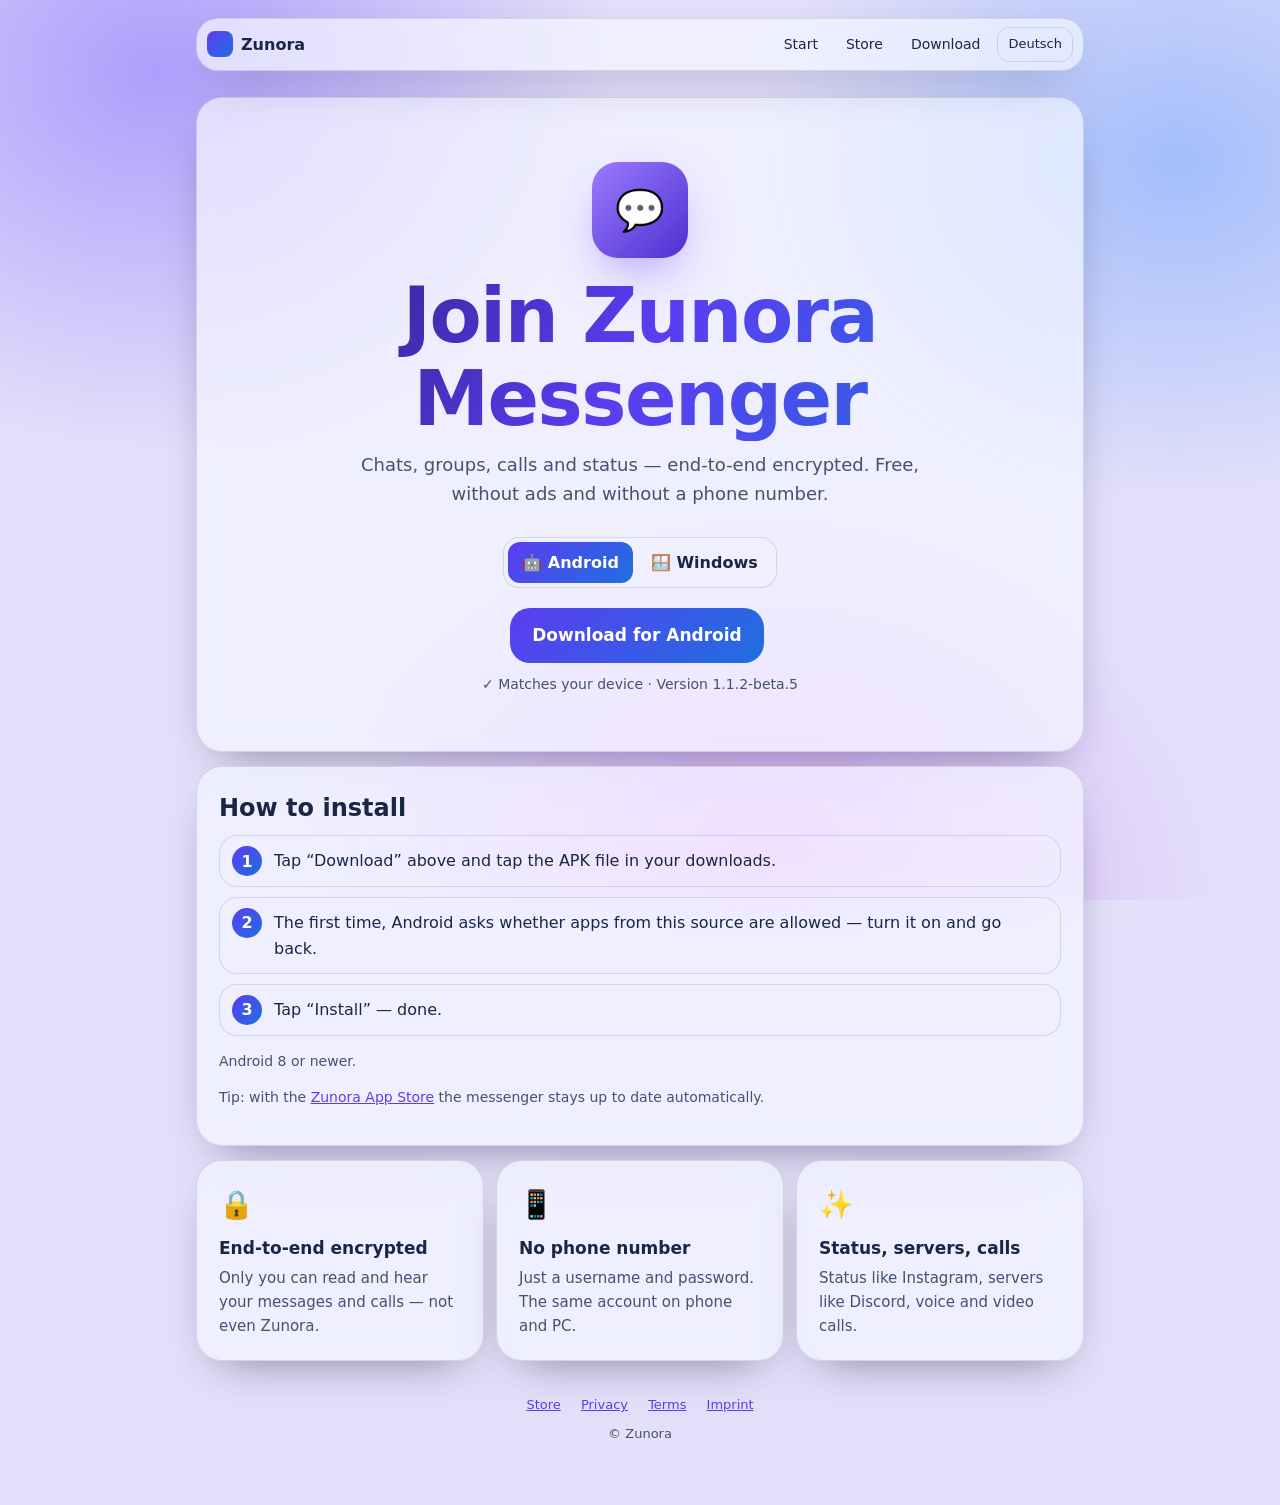
<file: einladung.html>
<!doctype html>
<html lang="en" data-l="en">
<head>
<meta charset="utf-8">
<meta name="viewport" content="width=device-width, initial-scale=1">
<meta http-equiv="Content-Security-Policy" content="default-src 'self'; script-src 'self'; style-src 'self' 'unsafe-inline'; img-src 'self' data: https://gbthapdqdzkulqaduzgv.supabase.co https://github.com https://objects.githubusercontent.com https://release-assets.githubusercontent.com; connect-src 'self' https://gbthapdqdzkulqaduzgv.supabase.co; frame-src 'none'; object-src 'none'; base-uri 'self'; form-action 'none'">
<meta name="referrer" content="no-referrer">
<title>Zunora Messenger · Einladung</title>
<meta name="description" content="You're invited to Zunora Messenger — end-to-end encrypted chats, calls and status. Download it for your device.">
<meta property="og:title" content="Zunora Messenger — du bist eingeladen">
<meta property="og:description" content="Chats, Anrufe und Status — Ende-zu-Ende verschlüsselt. Kostenlos, ohne Telefonnummer.">
<link rel="stylesheet" href="style.css">
</head>
<body>
<div class="wrap">
  <nav class="top">
    <a class="brand" href="index.html"><i></i>Zunora</a>
    <a class="l" href="index.html">Start</a>
    <a class="l" href="store.html">Store</a>
    <a class="l" href="download.html">Download</a>
    <button class="lang">Deutsch</button>
  </nav>

  <section class="glass hero big in invite-hero">
    <div class="icon xl invite-icon" id="invIcon" style="background:linear-gradient(135deg,#9b7bff,#4e2fd0);margin:0 auto 16px">💬</div>
    <div class="invite-from hidden" id="invFrom"></div>
    <h1 lang="de">Komm zu Zunora Messenger</h1>
    <h1 lang="en">Join Zunora Messenger</h1>
    <p lang="de">Chats, Gruppen, Anrufe und Status — Ende-zu-Ende verschlüsselt. Kostenlos, ohne Werbung und ohne Telefonnummer.</p>
    <p lang="en">Chats, groups, calls and status — end-to-end encrypted. Free, without ads and without a phone number.</p>
    <div class="tabs" id="platTabs">
      <button data-p="android">🤖 Android</button>
      <button data-p="windows">🪟 Windows</button>
    </div>
    <div class="cta"><a class="btn big" id="invDl" href="download.html"><span id="invDlText">Download</span></a></div>
    <div class="rec" id="invMeta"></div>
    <div class="rec hidden" id="invApple"><span lang="de">Für iPhone und Mac gibt es Zunora Messenger noch nicht — auf einem Android-Handy oder Windows-PC klappt es schon.</span><span lang="en">Zunora Messenger isn't available for iPhone and Mac yet — it already works on Android phones and Windows PCs.</span></div>
  </section>

  <section class="glass in hidden" id="invFriend" style="margin-top:14px">
    <h2 style="margin-top:0"><span lang="de">Danach: Freund hinzufügen</span><span lang="en">Afterwards: add your friend</span></h2>
    <ol class="steps">
      <li><span lang="de">Messenger öffnen und ein Konto anlegen (nur Nutzername und Passwort).</span><span lang="en">Open the messenger and create an account (just a username and password).</span></li>
      <li><span lang="de">Unten auf <b>Freunde</b> tippen und diesen Nutzernamen suchen:</span><span lang="en">Tap <b>Friends</b> at the bottom and search for this username:</span>
        <div class="invite-user"><code id="invUser"></code><button class="pill" id="invCopy"><span lang="de">Kopieren</span><span lang="en">Copy</span></button></div></li>
      <li><span lang="de">Anfrage senden — sobald sie angenommen ist, könnt ihr schreiben und telefonieren.</span><span lang="en">Send the request — once it's accepted you can chat and call.</span></li>
    </ol>
  </section>

  <section class="glass in" style="margin-top:14px">
    <h2 style="margin-top:0" lang="de">So installierst du</h2>
    <h2 style="margin-top:0" lang="en">How to install</h2>
    <div data-steps="android">
      <ol class="steps" lang="de">
        <li>Oben auf „Herunterladen“ tippen und die APK-Datei in den Downloads antippen.</li>
        <li>Beim ersten Mal fragt Android, ob Apps aus dieser Quelle erlaubt sind — einschalten und zurück.</li>
        <li>„Installieren“ tippen — fertig.</li>
      </ol>
      <ol class="steps" lang="en">
        <li>Tap “Download” above and tap the APK file in your downloads.</li>
        <li>The first time, Android asks whether apps from this source are allowed — turn it on and go back.</li>
        <li>Tap “Install” — done.</li>
      </ol>
      <p class="muted" lang="de">Android 8 oder neuer.</p><p class="muted" lang="en">Android 8 or newer.</p>
    </div>
    <div data-steps="windows">
      <ol class="steps" lang="de">
        <li>ZIP-Datei herunterladen und entpacken (Rechtsklick → „Alle extrahieren“).</li>
        <li>Im Ordner <b>Zunora Messenger.exe</b> starten.</li>
        <li>Fehlt etwas, fragt Windows nach der „.NET 10 Desktop Runtime“ von Microsoft — einmal <a href="https://dotnet.microsoft.com/download/dotnet/10.0">hier laden</a> (Desktop Runtime, x64).</li>
      </ol>
      <ol class="steps" lang="en">
        <li>Download the ZIP file and extract it (right-click → “Extract All”).</li>
        <li>Start <b>Zunora Messenger.exe</b> in the folder.</li>
        <li>If something is missing, Windows asks for Microsoft's “.NET 10 Desktop Runtime” — <a href="https://dotnet.microsoft.com/download/dotnet/10.0">get it here</a> once (Desktop Runtime, x64).</li>
      </ol>
      <p class="muted" lang="de">Windows 10 oder 11 (64 Bit).</p><p class="muted" lang="en">Windows 10 or 11 (64-bit).</p>
    </div>
    <p class="muted"><span lang="de">Tipp: Mit dem </span><span lang="en">Tip: with the </span><a href="download.html">Zunora App Store</a><span lang="de"> bleibt der Messenger automatisch aktuell.</span><span lang="en"> the messenger stays up to date automatically.</span></p>
  </section>

  <div class="features" style="margin-top:14px">
    <div class="glass feature in"><span class="em">🔒</span><b><span lang="de">Ende-zu-Ende verschlüsselt</span><span lang="en">End-to-end encrypted</span></b>
      <p lang="de">Nur ihr könnt eure Nachrichten und Anrufe lesen und hören — auch Zunora nicht.</p><p lang="en">Only you can read and hear your messages and calls — not even Zunora.</p></div>
    <div class="glass feature in"><span class="em">📱</span><b><span lang="de">Ohne Telefonnummer</span><span lang="en">No phone number</span></b>
      <p lang="de">Nur Nutzername und Passwort. Dasselbe Konto am Handy und am PC.</p><p lang="en">Just a username and password. The same account on phone and PC.</p></div>
    <div class="glass feature in"><span class="em">✨</span><b><span lang="de">Status, Server, Anrufe</span><span lang="en">Status, servers, calls</span></b>
      <p lang="de">Status wie bei Instagram, Server wie bei Discord, Sprach- und Videoanrufe.</p><p lang="en">Status like Instagram, servers like Discord, voice and video calls.</p></div>
  </div>

  <footer>
    <a href="store.html">Store</a>
    <a href="datenschutz.html"><span lang="de">Datenschutz</span><span lang="en">Privacy</span></a>
    <a href="regeln.html"><span lang="de">Nutzungsregeln</span><span lang="en">Terms</span></a>
    <a href="impressum.html"><span lang="de">Impressum</span><span lang="en">Imprint</span></a>
    <div style="margin-top:8px">© Zunora</div>
  </footer>
</div>
<script src="site.js"></script>
<script src="catalog.js"></script>
<script src="einladung.js"></script>
</body>
</html>
</file>
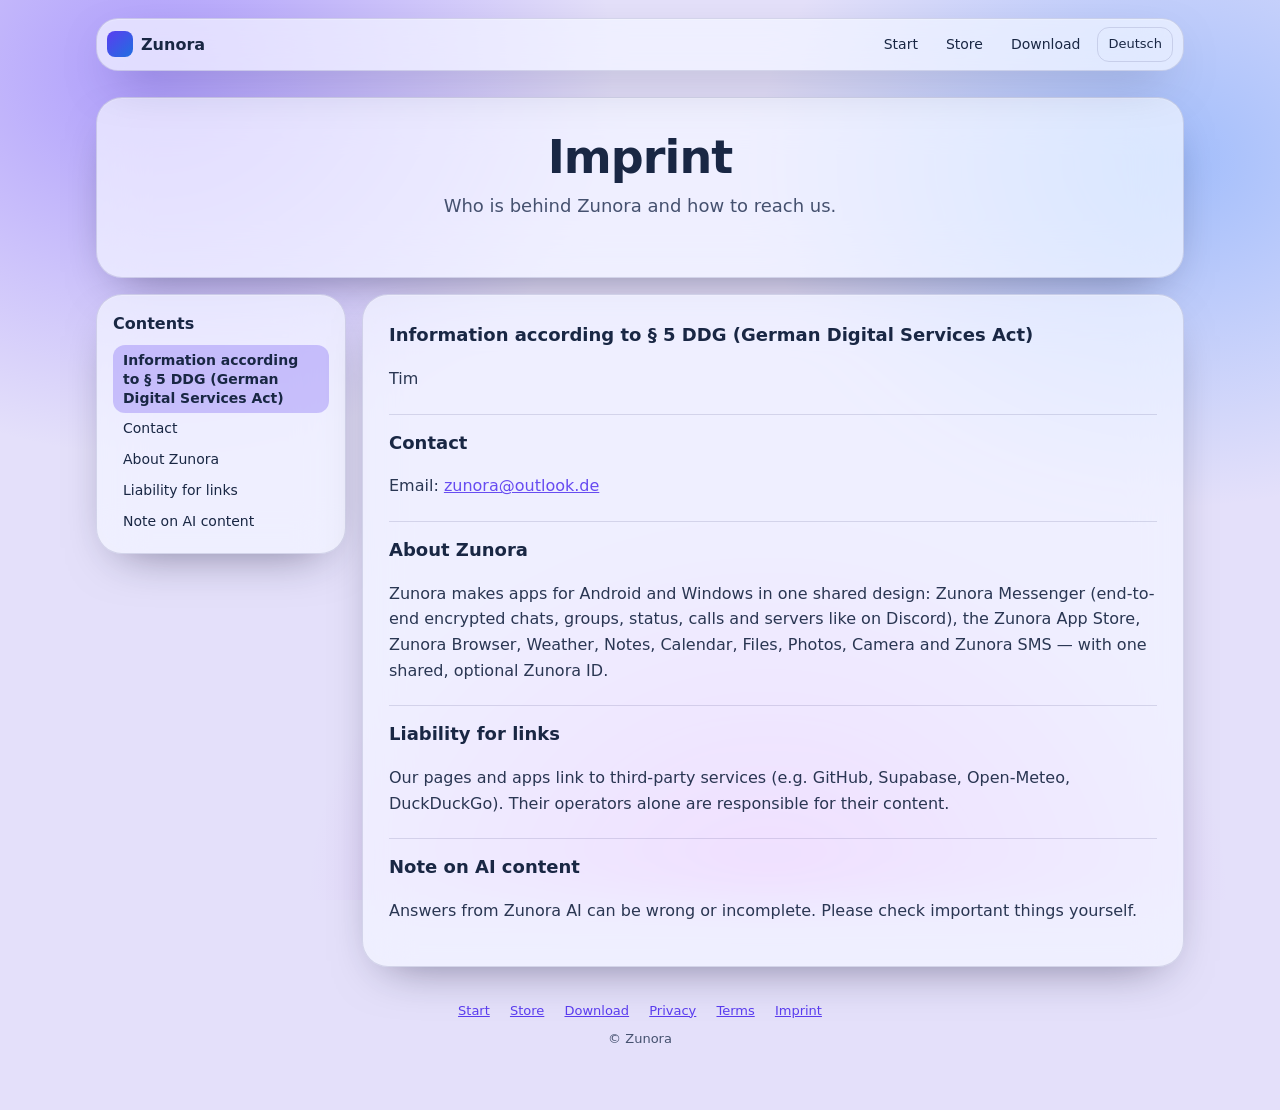
<file: impressum.html>
<!doctype html>
<html lang="en" data-l="en">
<head>
<meta charset="utf-8">
<meta name="viewport" content="width=device-width, initial-scale=1">
<title>Zunora · Impressum / Imprint</title>
<meta http-equiv="Content-Security-Policy" content="default-src 'self'; script-src 'self'; style-src 'self' 'unsafe-inline'; img-src 'self' data:; connect-src 'self'; frame-src 'none'; object-src 'none'; base-uri 'self'; form-action 'none'">
<meta name="referrer" content="strict-origin-when-cross-origin">
<link rel="stylesheet" href="style.css">
</head>
<body>
<div class="wrap wide">
  <nav class="top">
    <a class="brand" href="index.html"><i></i>Zunora</a>
    <a class="l" href="index.html">Start</a>
    <a class="l" href="store.html">Store</a>
    <a class="l" href="download.html">Download</a>
    <button class="lang">Deutsch</button>
  </nav>
  <section class="glass hero in legal-hero"><h1><span lang="de">Impressum</span><span lang="en">Imprint</span></h1><p lang="de">Wer hinter Zunora steht und wie du uns erreichst.</p><p lang="en">Who is behind Zunora and how to reach us.</p></section>
  <div class="legal-grid">
    <aside class="glass toc" data-toc></aside>
    <div class="legal-main">
  <article class="glass legal in" lang="de">
    <h1>Impressum</h1>
    <h3>Angaben gemäß § 5 DDG</h3>
    <p>Tim</p>
    <h3>Kontakt</h3>
    <p>E-Mail: <a href="mailto:zunora@outlook.de">zunora@outlook.de</a></p>
    <h3>Über Zunora</h3>
    <p>Zunora macht Apps für Android und Windows in einem gemeinsamen Design: den Zunora Messenger (Ende-zu-Ende-verschlüsselte Chats, Gruppen, Status, Anrufe und Server wie bei Discord), den Zunora App Store, Zunora Browser, Wetter, Notizen, Kalender, Files, Fotos, Kamera und Zunora SMS — mit einer gemeinsamen, freiwilligen Zunora ID.</p>
    <h3>Haftung für Links</h3>
    <p>Unsere Seiten und Apps verlinken auf Angebote Dritter (z. B. GitHub, Supabase, Open-Meteo, DuckDuckGo). Für deren Inhalte sind ausschließlich deren Betreiber verantwortlich.</p>
    <h3>Hinweis zu KI-Inhalten</h3>
    <p>Antworten von Zunora AI können falsch oder unvollständig sein. Bitte prüfe Wichtiges selbst.</p>
  </article>
  <article class="glass legal in" lang="en">
    <h1>Imprint</h1>
    <h3>Information according to § 5 DDG (German Digital Services Act)</h3>
    <p>Tim</p>
    <h3>Contact</h3>
    <p>Email: <a href="mailto:zunora@outlook.de">zunora@outlook.de</a></p>
    <h3>About Zunora</h3>
    <p>Zunora makes apps for Android and Windows in one shared design: Zunora Messenger (end-to-end encrypted chats, groups, status, calls and servers like on Discord), the Zunora App Store, Zunora Browser, Weather, Notes, Calendar, Files, Photos, Camera and Zunora SMS — with one shared, optional Zunora ID.</p>
    <h3>Liability for links</h3>
    <p>Our pages and apps link to third-party services (e.g. GitHub, Supabase, Open-Meteo, DuckDuckGo). Their operators alone are responsible for their content.</p>
    <h3>Note on AI content</h3>
    <p>Answers from Zunora AI can be wrong or incomplete. Please check important things yourself.</p>
  </article>
    </div>
  </div>
  <footer>
    <a href="index.html">Start</a>
    <a href="store.html">Store</a>
    <a href="download.html">Download</a>
    <a href="datenschutz.html"><span lang="de">Datenschutz</span><span lang="en">Privacy</span></a>
    <a href="regeln.html"><span lang="de">Nutzungsregeln</span><span lang="en">Terms</span></a>
    <a href="impressum.html"><span lang="de">Impressum</span><span lang="en">Imprint</span></a>
    <div style="margin-top:8px">© Zunora</div>
  </footer>
</div>
<script src="site.js"></script>
</body>
</html>
</file>
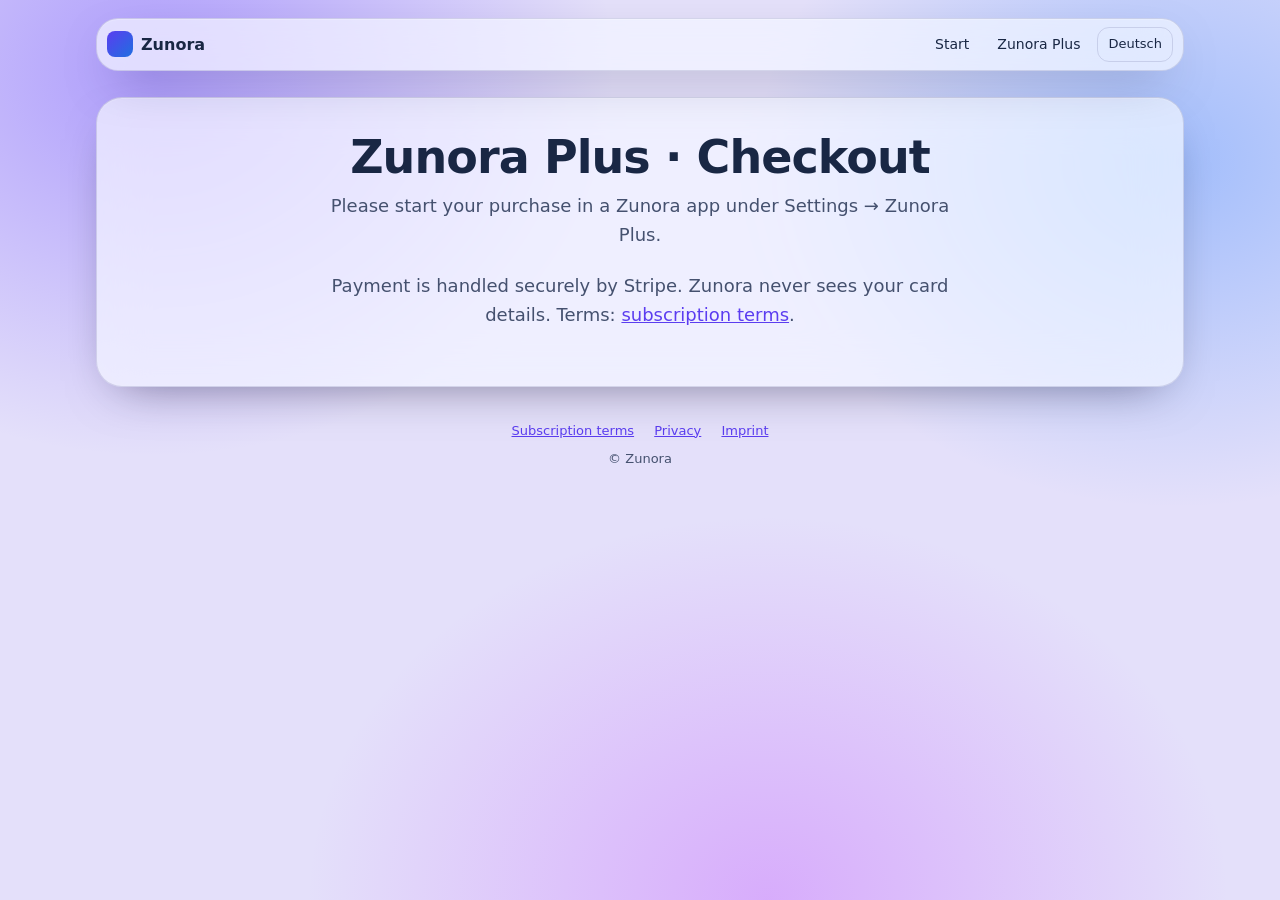
<file: kasse.html>
<!doctype html>
<html lang="en" data-l="en">
<head>
<meta charset="utf-8">
<meta name="viewport" content="width=device-width, initial-scale=1">
<title>Zunora · Kasse / Checkout</title>
<!-- Bezahlt wird auf der sicheren Kasse von Stripe (checkout.stripe.com). Hierher kommt man nur zurück — Kartendaten gehen nie an Zunora. -->
<meta http-equiv="Content-Security-Policy" content="default-src 'self'; script-src 'self'; style-src 'self' 'unsafe-inline'; img-src 'self' data:; connect-src 'self'; object-src 'none'; base-uri 'self'; form-action 'none'; frame-src 'none'">
<meta name="referrer" content="strict-origin-when-cross-origin">
<link rel="stylesheet" href="style.css">
</head>
<body>
<div class="wrap wide">
  <nav class="top">
    <a class="brand" href="index.html"><i></i>Zunora</a>
    <a class="l" href="index.html">Start</a>
    <a class="l" href="abo.html"><span lang="de">Zunora Plus</span><span lang="en">Zunora Plus</span></a>
    <button class="lang">Deutsch</button>
  </nav>
  <section class="glass hero in legal-hero">
    <h1><span lang="de">Zunora Plus · Kasse</span><span lang="en">Zunora Plus · Checkout</span></h1>
    <p id="kStatus" lang="de">Bitte starte den Kauf in einer Zunora-App unter Einstellungen → Zunora Plus.</p>
    <p id="kStatusEn" lang="en">Please start your purchase in a Zunora app under Settings → Zunora Plus.</p>
    <p class="small" lang="de">Bezahlt wird sicher über Stripe. Deine Kartendaten sieht Zunora nie. Bedingungen: <a href="abo.html">Abo-Bedingungen</a>.</p>
    <p class="small" lang="en">Payment is handled securely by Stripe. Zunora never sees your card details. Terms: <a href="abo.html">subscription terms</a>.</p>
    <p id="kDone" hidden><a class="btn" href="zunora://plus"><span lang="de">Zurück zur App</span><span lang="en">Back to the app</span></a></p>
  </section>
  <footer>
    <a href="abo.html"><span lang="de">Abo-Bedingungen</span><span lang="en">Subscription terms</span></a>
    <a href="datenschutz.html"><span lang="de">Datenschutz</span><span lang="en">Privacy</span></a>
    <a href="impressum.html"><span lang="de">Impressum</span><span lang="en">Imprint</span></a>
    <div style="margin-top:8px">© Zunora</div>
  </footer>
</div>
<script src="site.js"></script>
<script src="kasse.js"></script>
</body>
</html>
</file>
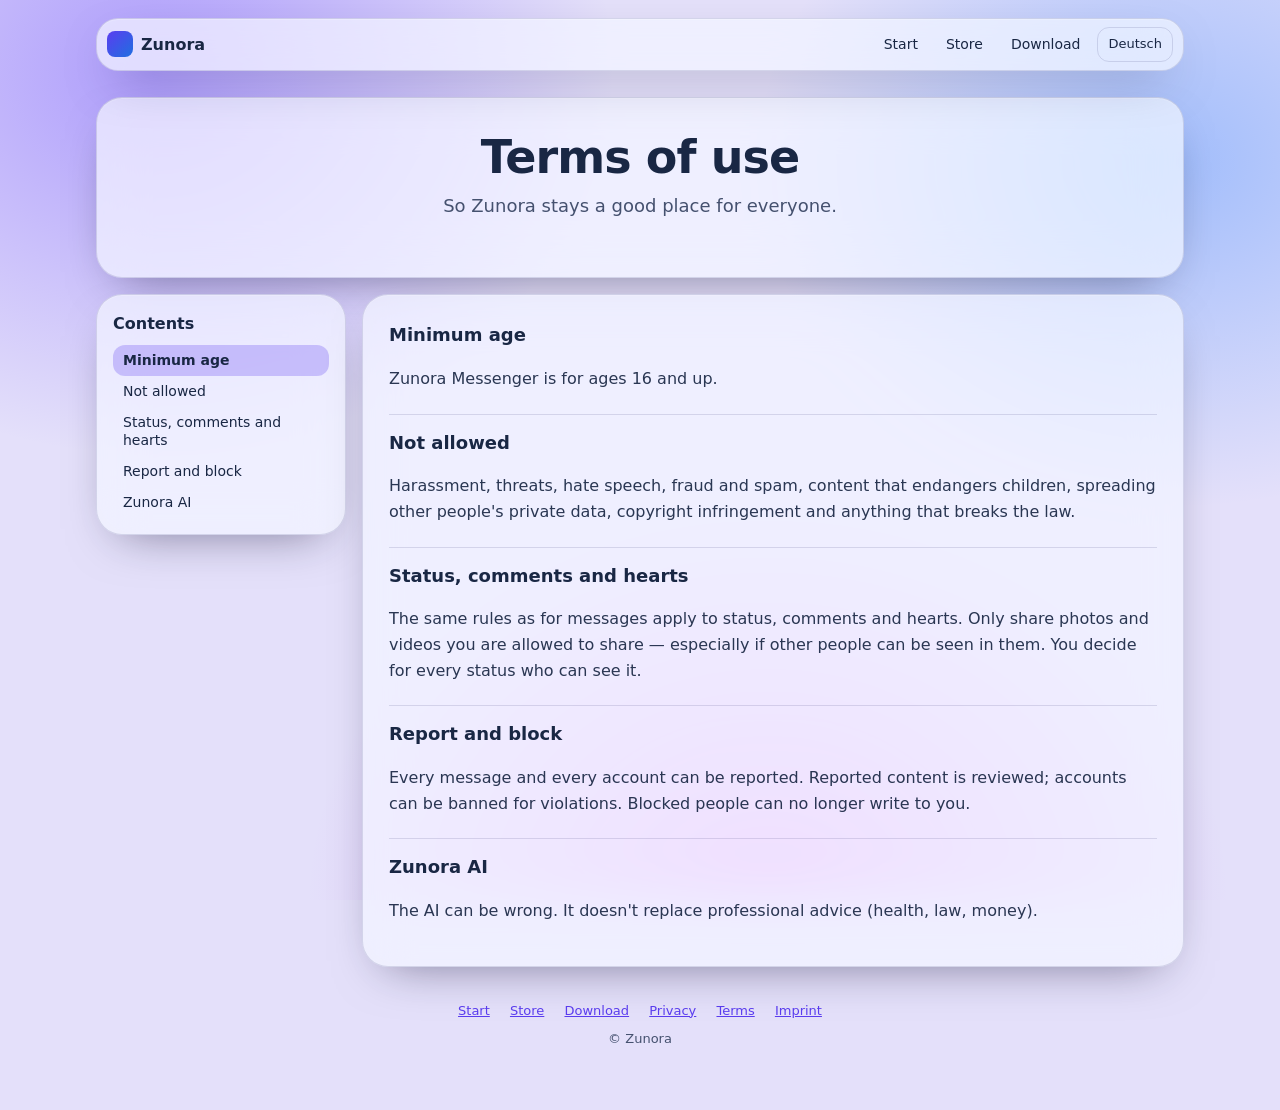
<file: regeln.html>
<!doctype html>
<html lang="en" data-l="en">
<head>
<meta charset="utf-8">
<meta name="viewport" content="width=device-width, initial-scale=1">
<title>Zunora · Nutzungsregeln / Terms</title>
<meta http-equiv="Content-Security-Policy" content="default-src 'self'; script-src 'self'; style-src 'self' 'unsafe-inline'; img-src 'self' data:; connect-src 'self'; frame-src 'none'; object-src 'none'; base-uri 'self'; form-action 'none'">
<meta name="referrer" content="strict-origin-when-cross-origin">
<link rel="stylesheet" href="style.css">
</head>
<body>
<div class="wrap wide">
  <nav class="top">
    <a class="brand" href="index.html"><i></i>Zunora</a>
    <a class="l" href="index.html">Start</a>
    <a class="l" href="store.html">Store</a>
    <a class="l" href="download.html">Download</a>
    <button class="lang">Deutsch</button>
  </nav>
  <section class="glass hero in legal-hero"><h1><span lang="de">Nutzungsregeln</span><span lang="en">Terms of use</span></h1><p lang="de">Damit Zunora für alle ein guter Ort bleibt.</p><p lang="en">So Zunora stays a good place for everyone.</p></section>
  <div class="legal-grid">
    <aside class="glass toc" data-toc></aside>
    <div class="legal-main">
  <article class="glass legal in" lang="de">
    <h1>Nutzungsregeln — Zunora Messenger und Status</h1>
    <h3>Mindestalter</h3><p>Zunora Messenger ist ab 16 Jahren.</p>
    <h3>Nicht erlaubt</h3><p>Belästigung, Bedrohung, Hassrede, Betrug und Spam, Inhalte, die Kinder gefährden, Verbreitung fremder privater Daten, Urheberrechtsverletzungen und alles, was gegen Gesetze verstößt.</p>
    <h3>Status, Kommentare und Herzen</h3><p>Für Status, Kommentare und Herzen gelten dieselben Regeln wie für Nachrichten. Teile nur Fotos und Videos, die du teilen darfst — besonders, wenn andere Menschen darauf zu sehen sind. Wer deinen Status sieht, legst du bei jedem Status selbst fest.</p>
    <h3>Melden und Blockieren</h3><p>Jede Nachricht und jedes Konto lässt sich melden. Gemeldete Inhalte werden geprüft; bei Verstößen können Konten gesperrt werden. Blockierte können dir nicht mehr schreiben.</p>
    <h3>Zunora AI</h3><p>Die KI kann sich irren. Sie ersetzt keine Beratung (Gesundheit, Recht, Geld).</p>
  </article>
  <article class="glass legal in" lang="en">
    <h1>Terms of Use — Zunora Messenger and Status</h1>
    <h3>Minimum age</h3><p>Zunora Messenger is for ages 16 and up.</p>
    <h3>Not allowed</h3><p>Harassment, threats, hate speech, fraud and spam, content that endangers children, spreading other people's private data, copyright infringement and anything that breaks the law.</p>
    <h3>Status, comments and hearts</h3><p>The same rules as for messages apply to status, comments and hearts. Only share photos and videos you are allowed to share — especially if other people can be seen in them. You decide for every status who can see it.</p>
    <h3>Report and block</h3><p>Every message and every account can be reported. Reported content is reviewed; accounts can be banned for violations. Blocked people can no longer write to you.</p>
    <h3>Zunora AI</h3><p>The AI can be wrong. It doesn't replace professional advice (health, law, money).</p>
  </article>
    </div>
  </div>
  <footer>
    <a href="index.html">Start</a>
    <a href="store.html">Store</a>
    <a href="download.html">Download</a>
    <a href="datenschutz.html"><span lang="de">Datenschutz</span><span lang="en">Privacy</span></a>
    <a href="regeln.html"><span lang="de">Nutzungsregeln</span><span lang="en">Terms</span></a>
    <a href="impressum.html"><span lang="de">Impressum</span><span lang="en">Imprint</span></a>
    <div style="margin-top:8px">© Zunora</div>
  </footer>
</div>
<script src="site.js"></script>
</body>
</html>
</file>
<file: style.css>
/* Zunora-Webseite — Zunora-Look: Aurora-Hintergrund, Glas, weiche Federn */
:root {
  --bg: #0e0b26; --panel: rgba(27, 37, 66, .58); --line: rgba(255, 255, 255, .14); --text: #edf2ff; --sub: #b9c3e6;
  --accent: #9b7bff; --accent2: #5aa9ff; --spring: cubic-bezier(.34, 1.56, .64, 1);
  font-family: "Segoe UI Variable", "Segoe UI", system-ui, -apple-system, sans-serif;
}
@media (prefers-color-scheme: light) {
  :root { --bg: #e4e0fa; --panel: rgba(243, 246, 255, .72); --line: rgba(42, 47, 107, .14); --text: #192744; --sub: #45516f; --accent: #5b3df0; --accent2: #1f6fe0; }
}
* { box-sizing: border-box; }
html { background: var(--bg); }
body { margin: 0; min-height: 100vh; color: var(--text); line-height: 1.6;
  background: radial-gradient(60vmax 50vmax at 12% 8%, color-mix(in srgb, #6d4cff 45%, transparent), transparent 60%),
    radial-gradient(55vmax 45vmax at 92% 18%, color-mix(in srgb, #2a7fff 35%, transparent), transparent 60%),
    radial-gradient(60vmax 50vmax at 60% 100%, color-mix(in srgb, #c04cff 35%, transparent), transparent 60%), var(--bg); background-attachment: fixed; }
a { color: var(--accent); }
.wrap { max-width: 920px; margin: 0 auto; padding: 18px 16px 60px; }
nav.top { position: sticky; top: 10px; z-index: 5; display: flex; align-items: center; gap: 6px; flex-wrap: wrap; padding: 8px 10px; margin-bottom: 26px; border-radius: 22px;
  background: var(--panel); border: 1px solid var(--line); backdrop-filter: blur(24px) saturate(1.6); -webkit-backdrop-filter: blur(24px) saturate(1.6);
  box-shadow: inset 0 1px 0 rgba(255, 255, 255, .2), 0 18px 50px -20px rgba(10, 6, 40, .5); }
nav.top .brand { display: flex; align-items: center; gap: 8px; font-weight: 800; margin-right: auto; text-decoration: none; color: var(--text); }
nav.top .brand i { width: 26px; height: 26px; border-radius: 8px; background: linear-gradient(135deg, var(--accent), var(--accent2)); display: inline-block; }
nav.top a.l { text-decoration: none; color: var(--text); padding: 6px 11px; border-radius: 12px; font-size: 14px; transition: background .2s, scale .5s var(--spring); }
nav.top a.l:hover { background: rgba(255, 255, 255, .1); } nav.top a.l:active { scale: .93; }
nav.top button.lang { border: 1px solid var(--line); background: transparent; color: var(--text); border-radius: 12px; padding: 6px 10px; font: inherit; font-size: 13px; cursor: pointer; }
.glass { background: var(--panel); border: 1px solid var(--line); border-radius: 26px; padding: 22px; backdrop-filter: blur(24px) saturate(1.6); -webkit-backdrop-filter: blur(24px) saturate(1.6);
  box-shadow: inset 0 1px 0 rgba(255, 255, 255, .18), 0 18px 50px -24px rgba(10, 6, 40, .55); }
.hero { text-align: center; padding: 44px 22px; }
.hero h1 { font-size: clamp(30px, 6vw, 48px); line-height: 1.1; margin: 0 0 10px; letter-spacing: -.02em; }
.hero p { color: var(--sub); font-size: 18px; margin: 0 auto 22px; max-width: 620px; }
.grid { display: grid; grid-template-columns: repeat(auto-fit, minmax(250px, 1fr)); gap: 14px; margin-top: 18px; }
.app h3 { margin: 0 0 4px; } .app p { color: var(--sub); margin: 0 0 14px; font-size: 15px; }
.btn { display: inline-flex; align-items: center; gap: 8px; padding: 10px 16px; border-radius: 16px; font-weight: 700; text-decoration: none; color: #fff;
  background: linear-gradient(135deg, var(--accent), var(--accent2)); margin: 4px 6px 4px 0; transition: scale .5s var(--spring), filter .2s; }
.btn:hover { filter: brightness(1.1); } .btn:active { scale: .94; }
.btn.ghost { background: transparent; color: var(--text); border: 1px solid var(--line); }
.btn.off { opacity: .55; pointer-events: none; }
h2 { margin: 26px 0 8px; } h3 { margin: 18px 0 4px; font-size: 17px; }
.legal p, .legal li { color: var(--text); opacity: .92; }
.muted { color: var(--sub); font-size: 14px; }
footer { margin-top: 34px; text-align: center; color: var(--sub); font-size: 13px; }
footer a { margin: 0 8px; }
/* Sprache: nur die gewählte zeigen */
html[data-l="de"] [lang="en"]:not(html), html[data-l="en"] [lang="de"]:not(html) { display: none !important; }
.in { animation: zin .7s var(--spring) both; } @keyframes zin { from { opacity: 0; translate: 0 16px; } }
@media (prefers-reduced-motion: reduce) { .in { animation: none; } }

/* ===================================================================== Neu (22.11.): Startseite, Download, Web-Store */
.wrap.wide { max-width: 1120px; }
nav.top a.l.on { background: rgba(255, 255, 255, .14); font-weight: 700; }
.orb { width: 150px; height: 150px; border-radius: 50%; margin: 0 auto 18px; position: relative;
  background: radial-gradient(circle at 32% 28%, #fff 0, #d9ccff 10%, #9b7bff 38%, #3a2596 72%, #1b1450 100%);
  box-shadow: 0 0 80px #8b6cffaa, inset -12px -18px 40px #1b145099; animation: orb 6s ease-in-out infinite; }
.orb::after { content: ""; position: absolute; inset: -18px; border-radius: 50%; border: 1px solid rgba(255, 255, 255, .25); animation: ring 6s ease-in-out infinite; }
@keyframes orb { 50% { transform: translateY(-8px) scale(1.04); } }
@keyframes ring { 50% { transform: scale(1.08); opacity: .4; } }
.hero.big { padding: 64px 22px 54px; }
.hero.big h1 { font-size: clamp(42px, 9vw, 76px); background: linear-gradient(120deg, #fff, #cdbfff 40%, #8fc3ff); -webkit-background-clip: text; background-clip: text; color: transparent; }
@media (prefers-color-scheme: light) { .hero.big h1 { background: linear-gradient(120deg, #2a1d7a, #5b3df0 50%, #1f6fe0); -webkit-background-clip: text; background-clip: text; } }
.cta { display: flex; justify-content: center; flex-wrap: wrap; gap: 8px; }
.btn.big { padding: 14px 22px; font-size: 17px; border-radius: 20px; }
.section-title { text-align: center; margin: 46px 0 6px; font-size: clamp(24px, 4vw, 34px); letter-spacing: -.01em; }
.section-sub { text-align: center; color: var(--sub); margin: 0 auto 18px; max-width: 640px; }
.apps-grid { display: grid; grid-template-columns: repeat(auto-fill, minmax(150px, 1fr)); gap: 12px; }
.app-tile { display: flex; flex-direction: column; align-items: center; text-align: center; gap: 8px; padding: 18px 12px; text-decoration: none; color: var(--text);
  transition: scale .5s var(--spring), translate .5s var(--spring); }
.app-tile:hover { translate: 0 -4px; } .app-tile:active { scale: .95; }
.app-tile small { color: var(--sub); font-size: 12.5px; line-height: 1.35; }
.icon { width: 64px; height: 64px; border-radius: 18px; display: grid; place-items: center; font-weight: 800; font-size: 26px; color: #fff; object-fit: cover; flex: none;
  box-shadow: 0 10px 24px -10px rgba(0, 0, 0, .55), inset 0 1px 0 rgba(255, 255, 255, .35); }
.icon.xl { width: 96px; height: 96px; border-radius: 26px; font-size: 40px; }
.chip { display: inline-block; font-size: 11px; font-weight: 800; letter-spacing: .04em; padding: 2px 8px; border-radius: 99px; background: rgba(255, 255, 255, .14); border: 1px solid var(--line); color: var(--text); vertical-align: middle; }
.chip.beta { background: #ffb02033; border-color: #ffb02088; } .chip.soon { background: #5aa9ff33; border-color: #5aa9ff88; }
.features { display: grid; grid-template-columns: repeat(auto-fit, minmax(230px, 1fr)); gap: 12px; }
.feature b { display: block; font-size: 17px; margin: 8px 0 4px; } .feature p { color: var(--sub); margin: 0; font-size: 15px; }
.feature .em { font-size: 28px; }
.band { display: flex; align-items: center; justify-content: space-between; gap: 16px; flex-wrap: wrap; margin-top: 26px; }
.band h2 { margin: 0; }
/* Download */
.rec { display: inline-block; margin-top: 6px; font-size: 14px; color: var(--sub); }
.dl-card { display: flex; flex-direction: column; gap: 10px; }
.dl-card .head { display: flex; align-items: center; gap: 14px; }
.dl-card .head h3 { margin: 0; }
.dl-card .meta { color: var(--sub); font-size: 13px; }
.tabs { display: inline-flex; gap: 4px; padding: 4px; border-radius: 16px; background: rgba(255, 255, 255, .08); border: 1px solid var(--line); margin: 4px 0 10px; }
.tabs button { border: 0; background: transparent; color: var(--text); font: inherit; font-weight: 700; padding: 8px 14px; border-radius: 12px; cursor: pointer; }
.tabs button.on { background: linear-gradient(135deg, var(--accent), var(--accent2)); color: #fff; }
.steps { counter-reset: s; list-style: none; padding: 0; margin: 0; display: grid; gap: 10px; }
.steps li { counter-increment: s; position: relative; padding: 12px 14px 12px 54px; border-radius: 18px; background: rgba(255, 255, 255, .06); border: 1px solid var(--line); }
.steps li::before { content: counter(s); position: absolute; left: 12px; top: 10px; width: 30px; height: 30px; border-radius: 50%; display: grid; place-items: center; font-weight: 800; color: #fff;
  background: linear-gradient(135deg, var(--accent), var(--accent2)); }
details.faq { padding: 14px 16px; border-radius: 18px; background: rgba(255, 255, 255, .06); border: 1px solid var(--line); margin-top: 8px; }
details.faq summary { cursor: pointer; font-weight: 700; }
details.faq p { color: var(--sub); margin: 8px 0 0; }
code.sha { font-size: 11.5px; word-break: break-all; color: var(--sub); }
/* Web-Store */
.store-bar { display: flex; gap: 8px; flex-wrap: wrap; align-items: center; margin-bottom: 14px; }
.store-bar input { flex: 1 1 240px; min-width: 0; font: inherit; color: var(--text); background: var(--panel); border: 1px solid var(--line); border-radius: 18px; padding: 12px 16px; outline: none;
  backdrop-filter: blur(20px); -webkit-backdrop-filter: blur(20px); }
.store-bar input:focus { border-color: var(--accent); }
.pill { border: 1px solid var(--line); background: var(--panel); color: var(--text); font: inherit; font-size: 14px; padding: 8px 14px; border-radius: 99px; cursor: pointer; }
.pill.on { background: linear-gradient(135deg, var(--accent), var(--accent2)); color: #fff; border-color: transparent; }
.featured { display: flex; gap: 18px; align-items: center; padding: 26px; margin-bottom: 14px; cursor: pointer; overflow: hidden; position: relative; }
.featured::before { content: ""; position: absolute; inset: 0; background: radial-gradient(60% 120% at 0% 0%, var(--fa, #8b6cff55), transparent 70%); pointer-events: none; }
.featured h2 { margin: 2px 0 4px; } .featured p { margin: 0; color: var(--sub); }
.cards { display: grid; grid-template-columns: repeat(auto-fill, minmax(260px, 1fr)); gap: 12px; }
.card { display: flex; gap: 14px; align-items: center; padding: 16px; cursor: pointer; transition: scale .5s var(--spring), translate .5s var(--spring); }
.card:hover { translate: 0 -3px; } .card:active { scale: .97; }
.card .t { min-width: 0; flex: 1; } .card .t b { display: block; white-space: nowrap; overflow: hidden; text-overflow: ellipsis; }
.card .t small { color: var(--sub); display: block; white-space: nowrap; overflow: hidden; text-overflow: ellipsis; }
.plat { font-size: 13px; color: var(--sub); }
.empty { text-align: center; color: var(--sub); padding: 40px 10px; }
.dlg { position: fixed; inset: 0; z-index: 20; background: rgba(6, 4, 20, .55); display: grid; place-items: center; padding: 14px; animation: fade .25s both; }
@keyframes fade { from { opacity: 0; } }
.dlg .box { width: min(760px, 100%); max-height: calc(100vh - 28px); overflow: auto; position: relative; animation: zin .5s var(--spring) both; }
.dlg .x { position: absolute; right: 14px; top: 12px; border: 0; background: rgba(255, 255, 255, .12); color: var(--text); width: 36px; height: 36px; border-radius: 50%; font-size: 18px; cursor: pointer; }
.det-head { display: flex; gap: 18px; align-items: center; padding-right: 40px; }
.det-head h2 { margin: 0; } .det-head p { margin: 2px 0 0; color: var(--sub); }
.shots { display: flex; gap: 10px; overflow-x: auto; padding: 6px 2px 10px; scroll-snap-type: x mandatory; }
.shots img { height: 300px; border-radius: 18px; border: 1px solid var(--line); scroll-snap-align: start; flex: none; background: rgba(255, 255, 255, .06); }
.shots.pc img { height: 220px; }
.choose { margin: 14px 0 6px; padding: 16px; border-radius: 20px; background: rgba(255, 255, 255, .06); border: 1px solid var(--line); }
.choose .row { display: flex; gap: 8px; flex-wrap: wrap; margin: 8px 0; }
.choose .opt { flex: 1 1 160px; border: 1px solid var(--line); background: transparent; color: var(--text); font: inherit; padding: 12px; border-radius: 16px; cursor: pointer; text-align: left; }
.choose .opt.on { border-color: var(--accent); background: color-mix(in srgb, var(--accent) 22%, transparent); }
.choose .opt b { display: block; } .choose .opt small { color: var(--sub); }
.choose .opt[disabled] { opacity: .45; cursor: not-allowed; }
.desc { white-space: pre-line; color: var(--text); opacity: .92; }
.toast { position: fixed; left: 50%; bottom: 22px; translate: -50% 0; z-index: 30; padding: 12px 18px; border-radius: 18px; background: var(--panel); border: 1px solid var(--line);
  backdrop-filter: blur(24px); -webkit-backdrop-filter: blur(24px); box-shadow: 0 18px 50px -20px rgba(0, 0, 0, .6); animation: zin .5s var(--spring) both; }
@media (max-width: 560px) { nav.top a.l { padding: 6px 8px; } .featured { flex-direction: column; text-align: center; } .shots img { height: 240px; } }
.dlg .box { background: color-mix(in srgb, var(--bg) 90%, transparent); }
/* ---- Rechtliche Seiten (Impressum, Datenschutz, Regeln): Inhaltsverzeichnis + Abschnitte als Karten */
.legal-hero { padding: 34px 22px; } .legal-hero h1 { font-size: clamp(30px, 6vw, 46px); }
.legal-grid { display: grid; grid-template-columns: 250px 1fr; gap: 16px; align-items: start; margin-top: 16px; }
.toc { position: sticky; top: 86px; padding: 16px; max-height: calc(100vh - 110px); overflow: auto; }
.toc b { display: block; margin-bottom: 8px; }
.toc a { display: block; padding: 6px 10px; border-radius: 12px; color: var(--text); text-decoration: none; font-size: 14px; line-height: 1.35; transition: background .2s, translate .4s var(--spring); }
.toc a:hover { background: rgba(255, 255, 255, .1); translate: 4px 0; } .toc a.on { background: color-mix(in srgb, var(--accent) 26%, transparent); font-weight: 700; }
.legal-main article.legal { padding: 26px; }
.legal-main article.legal h1 { display: none; }
.legal-main article.legal h3 { scroll-margin-top: 90px; margin: 22px 0 6px; padding-top: 14px; border-top: 1px solid var(--line); font-size: 18px; }
.legal-main article.legal h3:first-of-type { border-top: 0; padding-top: 0; margin-top: 0; }
.legal-main article.legal ul { padding-left: 20px; } .legal-main article.legal li { margin: 4px 0; }
@media (max-width: 820px) { .legal-grid { grid-template-columns: 1fr; } .toc { position: static; max-height: none; } }

/* ===================================================================== Handy-Ansicht (22.11.): App-Leiste unten, volle Knöpfe, kompakter */
nav.tabbar { display: none; }
button.lang .ls { display: none; }
@media (max-width: 640px) {
  body { padding-bottom: calc(84px + env(safe-area-inset-bottom)); -webkit-tap-highlight-color: transparent; }
  .wrap, .wrap.wide { padding: 10px 12px 30px; }
  /* oben nur Logo + Sprache, eine Zeile */
  nav.top { top: 8px; padding: 8px 10px; margin-bottom: 16px; flex-wrap: nowrap; border-radius: 20px; }
  nav.top a.l { display: none; }
  nav.top button.lang { padding: 6px 12px; border-radius: 99px; font-weight: 700; }
  button.lang .lf { display: none; } button.lang .ls { display: inline; }
  /* unten: Leiste wie in einer App */
  nav.tabbar { display: flex; position: fixed; z-index: 15; left: 12px; right: 12px; bottom: calc(10px + env(safe-area-inset-bottom)); padding: 6px; gap: 4px; border-radius: 26px;
    background: var(--panel); border: 1px solid var(--line); backdrop-filter: blur(24px) saturate(1.6); -webkit-backdrop-filter: blur(24px) saturate(1.6);
    box-shadow: inset 0 1px 0 rgba(255, 255, 255, .2), 0 18px 50px -12px rgba(10, 6, 40, .7); }
  nav.tabbar a { flex: 1; display: flex; flex-direction: column; align-items: center; gap: 2px; padding: 7px 4px 6px; border-radius: 20px; text-decoration: none; color: var(--sub);
    font-size: 11.5px; font-weight: 600; transition: background .25s, color .25s, scale .5s var(--spring); }
  nav.tabbar a:active { scale: .9; }
  nav.tabbar a.on { color: #fff; background: linear-gradient(135deg, var(--accent), var(--accent2)); box-shadow: 0 8px 20px -8px var(--accent); }
  /* Flächen und Abstände */
  .glass { padding: 18px; border-radius: 22px; }
  .hero { padding: 30px 18px; }
  .hero.big { padding: 34px 18px 30px; }
  .hero p { font-size: 16px; }
  .orb { width: 112px; height: 112px; margin-bottom: 14px; }
  .section-title { margin-top: 34px; }
  .section-sub { font-size: 15px; }
  /* Knöpfe volle Breite, gut zu treffen */
  .cta { flex-direction: column; align-items: stretch; }
  .cta .btn, .band .btn, .dl-card .btn { width: 100%; justify-content: center; margin: 4px 0; }
  .btn { min-height: 46px; }
  .btn.big { padding: 14px 18px; font-size: 16px; }
  .band { flex-direction: column; align-items: stretch; text-align: center; }
  /* Apps: zwei Spalten, etwas kleiner */
  .apps-grid { grid-template-columns: repeat(2, minmax(0, 1fr)); gap: 10px; }
  .app-tile { padding: 14px 8px; border-radius: 20px; }
  .app-tile .icon { width: 54px; height: 54px; border-radius: 15px; font-size: 22px; }
  .app-tile b, .app-tile strong { font-size: 14.5px; }
  .features { grid-template-columns: 1fr; gap: 10px; }
  .feature b { font-size: 16px; } .feature p { font-size: 14.5px; }
  /* Download */
  .tabs { display: flex; width: 100%; } .tabs button { flex: 1; }
  .dl-card .head .icon { width: 54px; height: 54px; }
  .steps li { padding: 12px 12px 12px 50px; }
  /* Store: Suche eigene Zeile, Filter zum Wischen */
  .store-bar { flex-wrap: nowrap; overflow-x: auto; scrollbar-width: none; margin: 0 -12px 10px; padding: 0 12px; }
  .store-bar::-webkit-scrollbar { display: none; }
  .store-bar:has(input) { flex-wrap: wrap; overflow: visible; }
  .store-bar input { flex: 1 1 100%; }
  .store-bar .pill, .store-bar .muted { flex: none; white-space: nowrap; }
  .featured { padding: 20px 16px; }
  .cards { grid-template-columns: 1fr; gap: 10px; }
  .card { padding: 12px 14px; border-radius: 20px; }
  .card .icon { width: 54px; height: 54px; border-radius: 15px; }
  /* App-Details als Blatt von unten */
  .dlg { padding: 0; place-items: end stretch; }
  .dlg .box { width: 100%; max-height: 92vh; border-radius: 28px 28px 0 0; padding: 22px 16px calc(24px + env(safe-area-inset-bottom)); animation: zsheet .45s var(--spring) both; }
  .dlg .box::before { content: ""; display: block; width: 40px; height: 4px; border-radius: 4px; background: var(--line); margin: -10px auto 12px; }
  .det-head { gap: 14px; } .det-head .icon.xl { width: 72px; height: 72px; border-radius: 20px; font-size: 30px; }
  .shots img { height: 220px; } .shots.pc img { height: 150px; }
  .choose { padding: 12px; } .choose .opt { flex: 1 1 100%; }
  .choose .btn, .dlg .box .btn { width: 100%; justify-content: center; margin: 6px 0; }
  .dlg .box { background: color-mix(in srgb, var(--bg) 97%, transparent); }
  .toast { bottom: calc(92px + env(safe-area-inset-bottom)); max-width: calc(100% - 24px); }
  /* Rechtliches: Inhaltsverzeichnis als Chips zum Wischen */
  .legal-hero { padding: 26px 18px; }
  .toc { display: flex; gap: 6px; overflow-x: auto; scrollbar-width: none; padding: 8px; position: sticky; top: 72px; z-index: 4; border-radius: 99px; }
  .toc::-webkit-scrollbar { display: none; }
  .toc b { display: none; }
  .toc a { flex: none; white-space: nowrap; padding: 6px 12px; border-radius: 99px; font-size: 13px; }
  .toc a:hover { translate: none; }
  .legal-main article.legal { padding: 18px; }
  .legal-main article.legal h3 { scroll-margin-top: 140px; font-size: 17px; }
  /* Fußzeile: Links als kleine Chips */
  footer { margin-top: 26px; display: flex; flex-wrap: wrap; justify-content: center; gap: 6px; }
  footer a { margin: 0; padding: 6px 12px; border-radius: 99px; border: 1px solid var(--line); background: rgba(255, 255, 255, .05); text-decoration: none; font-size: 12.5px; }
  footer > *:not(a) { flex-basis: 100%; }
}
@keyframes zsheet { from { translate: 0 60%; opacity: .4; } }

/* ===================================================================== Einladung zu Zunora Messenger (22.11.) */
.hidden { display: none !important; }
.invite-icon { display: grid; margin: 0 auto 16px; box-shadow: 0 20px 50px -14px rgba(139, 108, 255, .7); animation: orb 6s ease-in-out infinite; }
img.invite-icon { display: block; }
.invite-from { display: inline-block; margin-bottom: 10px; padding: 6px 14px; border-radius: 99px; font-weight: 700; font-size: 14px; color: #fff;
  background: linear-gradient(135deg, var(--accent), var(--accent2)); box-shadow: 0 10px 26px -10px var(--accent); }
.invite-hero .tabs { margin-top: 6px; }
.invite-hero .cta { margin-top: 6px; }
.invite-user { display: flex; align-items: center; gap: 8px; margin-top: 8px; flex-wrap: wrap; }
.invite-user code { font-size: 17px; font-weight: 700; padding: 8px 14px; border-radius: 14px; background: rgba(255, 255, 255, .1); border: 1px solid var(--line); }

/* App Store wie in der App (26.11.2026): Wartung, Heute-Karten mit Countdown, Top-Apps, Premium-Apps */
.maint { display: flex; gap: 14px; align-items: flex-start; margin-bottom: 14px; border-color: #f59e0b88; }
.maint .em { font-size: 30px; } .maint p { margin: 4px 0; color: var(--sub); } .maint small { color: var(--accent); font-weight: 700; }
.today-head { margin: 4px 2px 10px; } .today-head small { color: var(--sub); text-transform: uppercase; font-weight: 700; letter-spacing: .05em; font-size: 12px; }
.today-head h2 { margin: 0; font-size: 34px; }
.stories { display: grid; grid-auto-flow: column; grid-auto-columns: minmax(260px, 340px); gap: 14px; overflow-x: auto; padding: 4px 2px 12px; scroll-snap-type: x mandatory; }
.story { position: relative; min-height: 230px; border-radius: 26px; padding: 18px; color: #fff; cursor: pointer; overflow: hidden; scroll-snap-align: start;
  background: linear-gradient(140deg, var(--c1), var(--c2)); box-shadow: 0 14px 34px -18px var(--c1); transition: scale .45s var(--spring); }
.story:hover { scale: 1.02; } .story img { position: absolute; inset: 0; width: 100%; height: 100%; object-fit: cover; opacity: .55; }
.story .em { position: absolute; right: 16px; top: 12px; font-size: 64px; filter: drop-shadow(0 6px 14px #0004); }
.story .st { position: absolute; left: 18px; right: 18px; bottom: 16px; display: flex; flex-direction: column; gap: 3px; }
.story .st small { font-weight: 800; letter-spacing: .05em; text-transform: uppercase; opacity: .85; font-size: 11px; }
.story .st b { font-size: 21px; line-height: 1.15; } .story .st span { opacity: .9; font-size: 14px; }
.story .cd { align-self: flex-start; margin-top: 6px; padding: 4px 10px; border-radius: 99px; background: #0005; font-variant-numeric: tabular-nums; font-weight: 800; }
.story.big { min-height: 200px; cursor: default; margin-bottom: 14px; }
.charts { padding: 8px 14px; margin-bottom: 14px; }
.chart { display: flex; align-items: center; gap: 12px; padding: 8px 0; cursor: pointer; border-bottom: 1px solid var(--line); } .chart:last-child { border-bottom: 0; }
.chart .nr { width: 22px; font-weight: 800; color: var(--sub); text-align: center; } .chart .nr.first { color: var(--accent); }
.chart .icon { width: 46px; height: 46px; } .chart .t { display: flex; flex-direction: column; } .chart small { color: var(--sub); }
.chip.price { background: #a78bfa33; border-color: #a78bfa88; }
.stories { scrollbar-width: thin; scrollbar-color: #ffffff33 transparent; }
.stories::-webkit-scrollbar { height: 6px; } .stories::-webkit-scrollbar-thumb { background: #ffffff33; border-radius: 3px; } .stories::-webkit-scrollbar-track { background: transparent; }
.story .em { font-size: 54px; opacity: .95; }
.trailer { width: 100%; aspect-ratio: 16 / 9; border-radius: 18px; background: #000; display: block; margin: 12px 0; }
</file>
